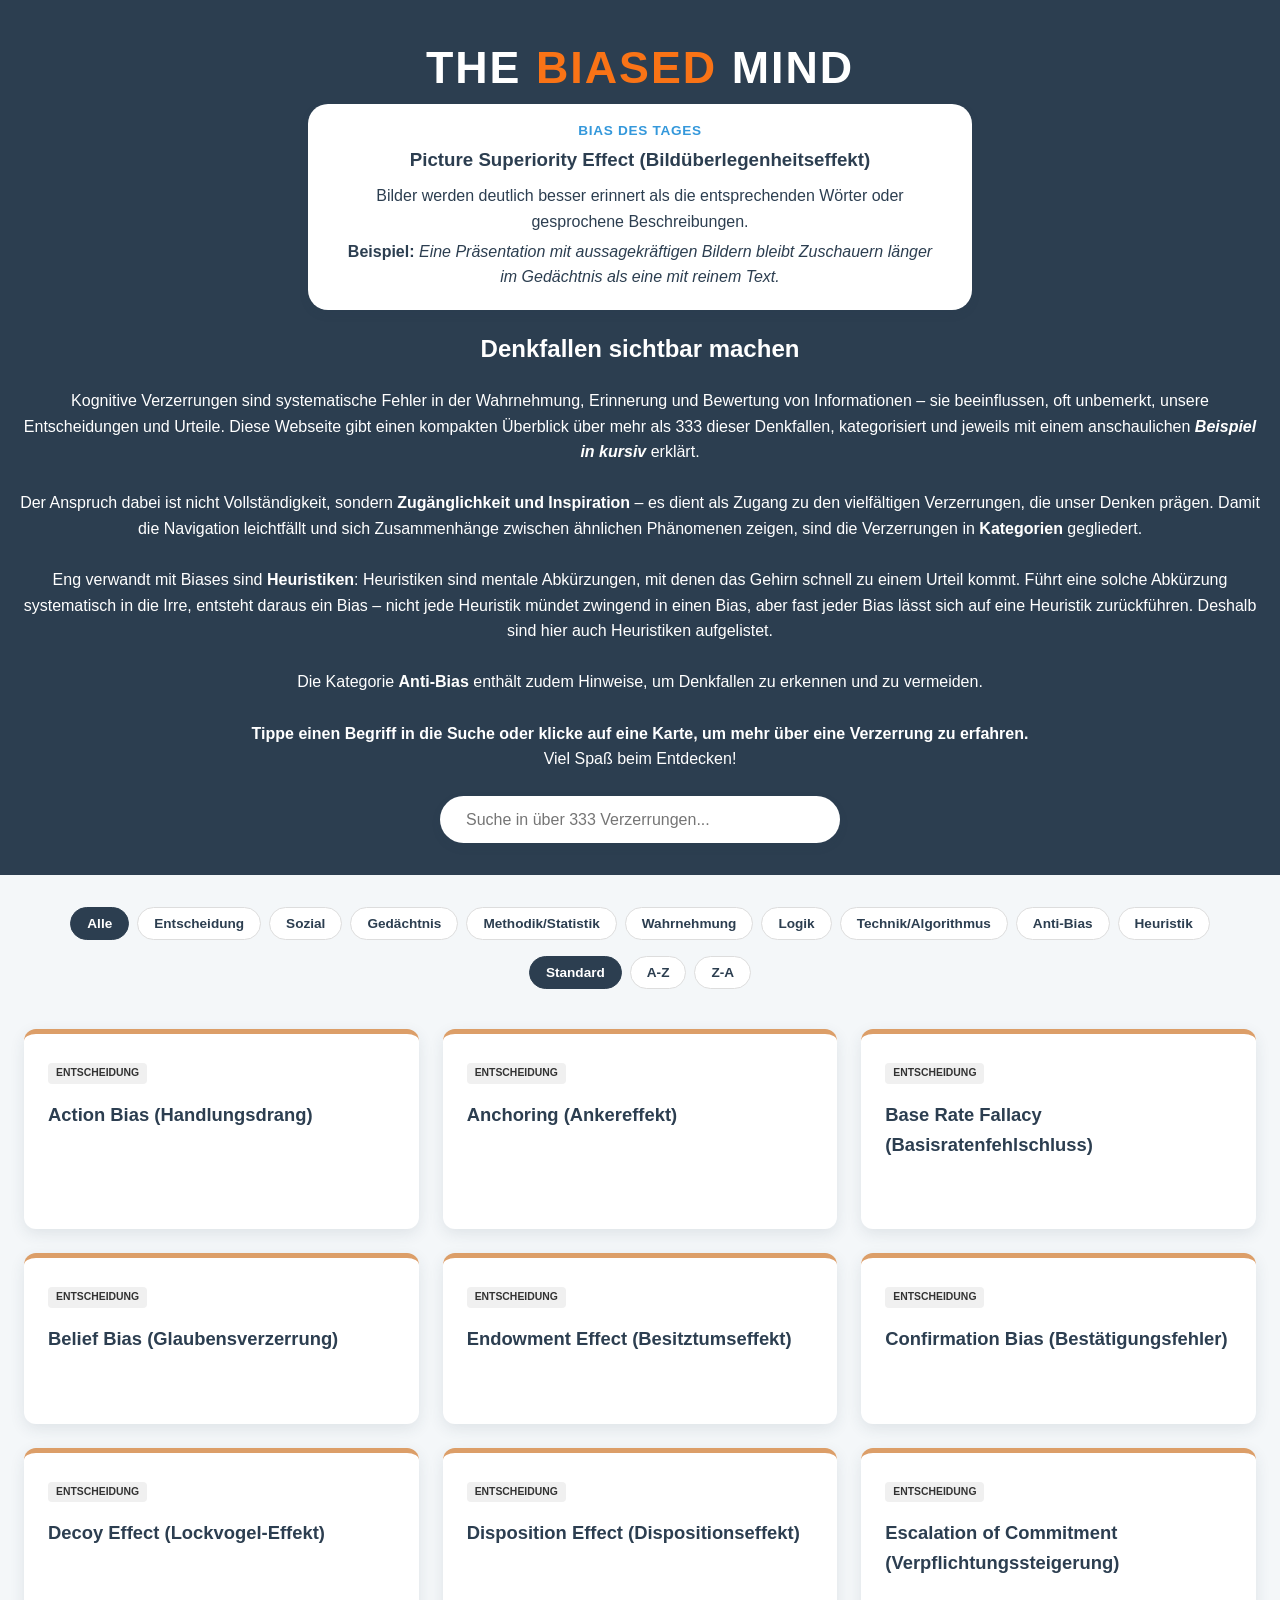
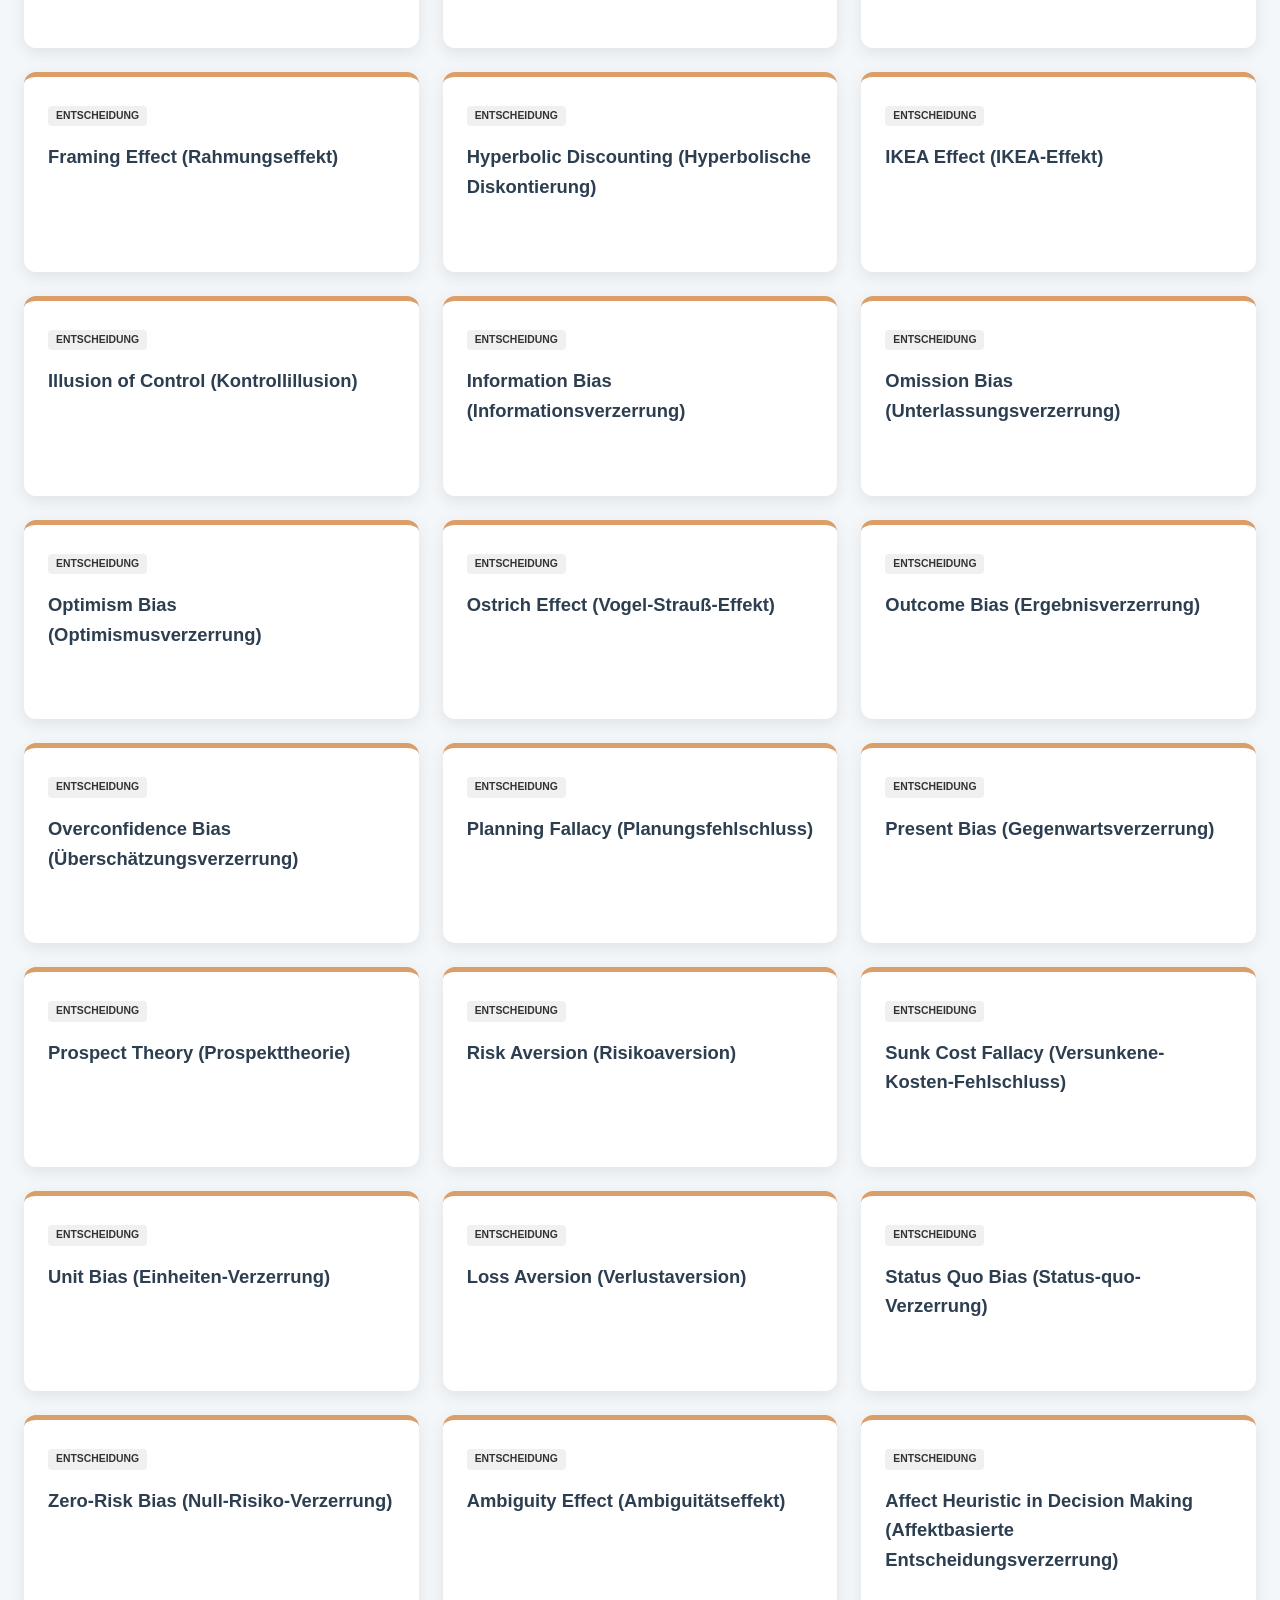
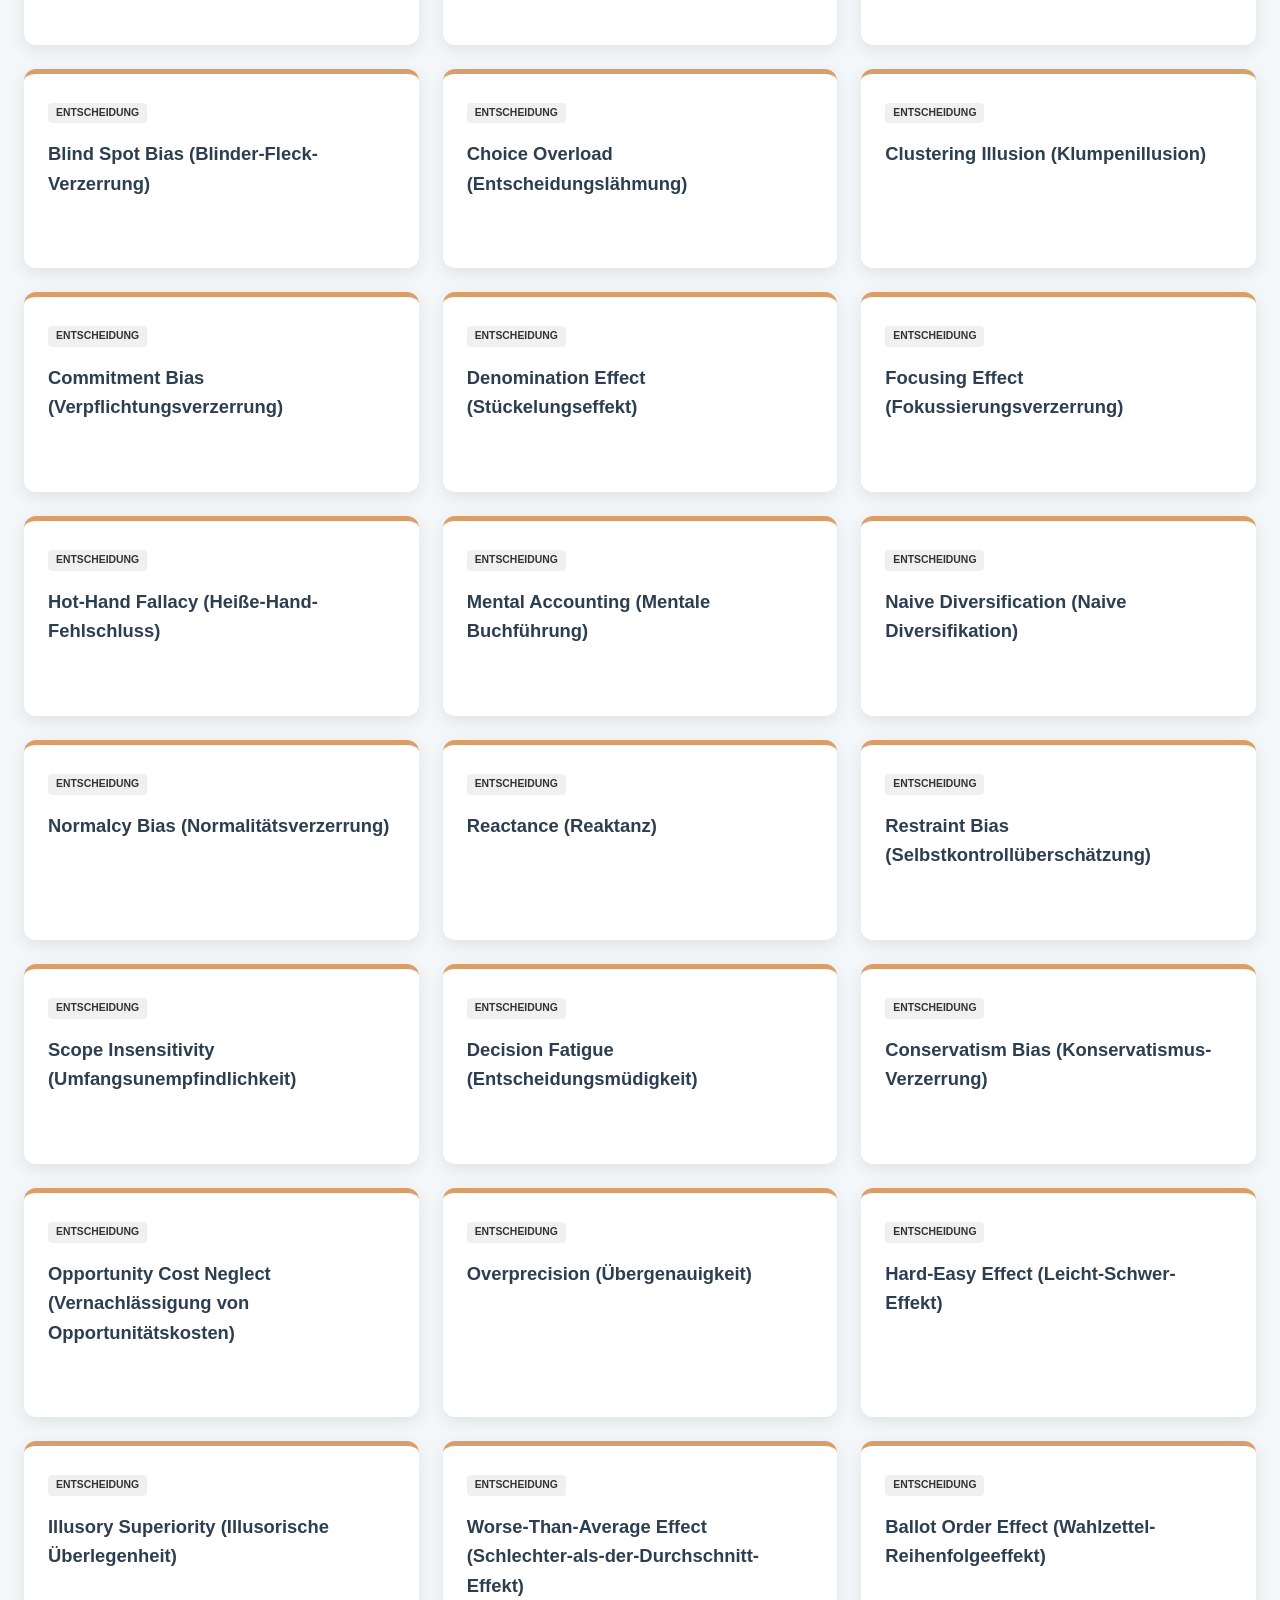
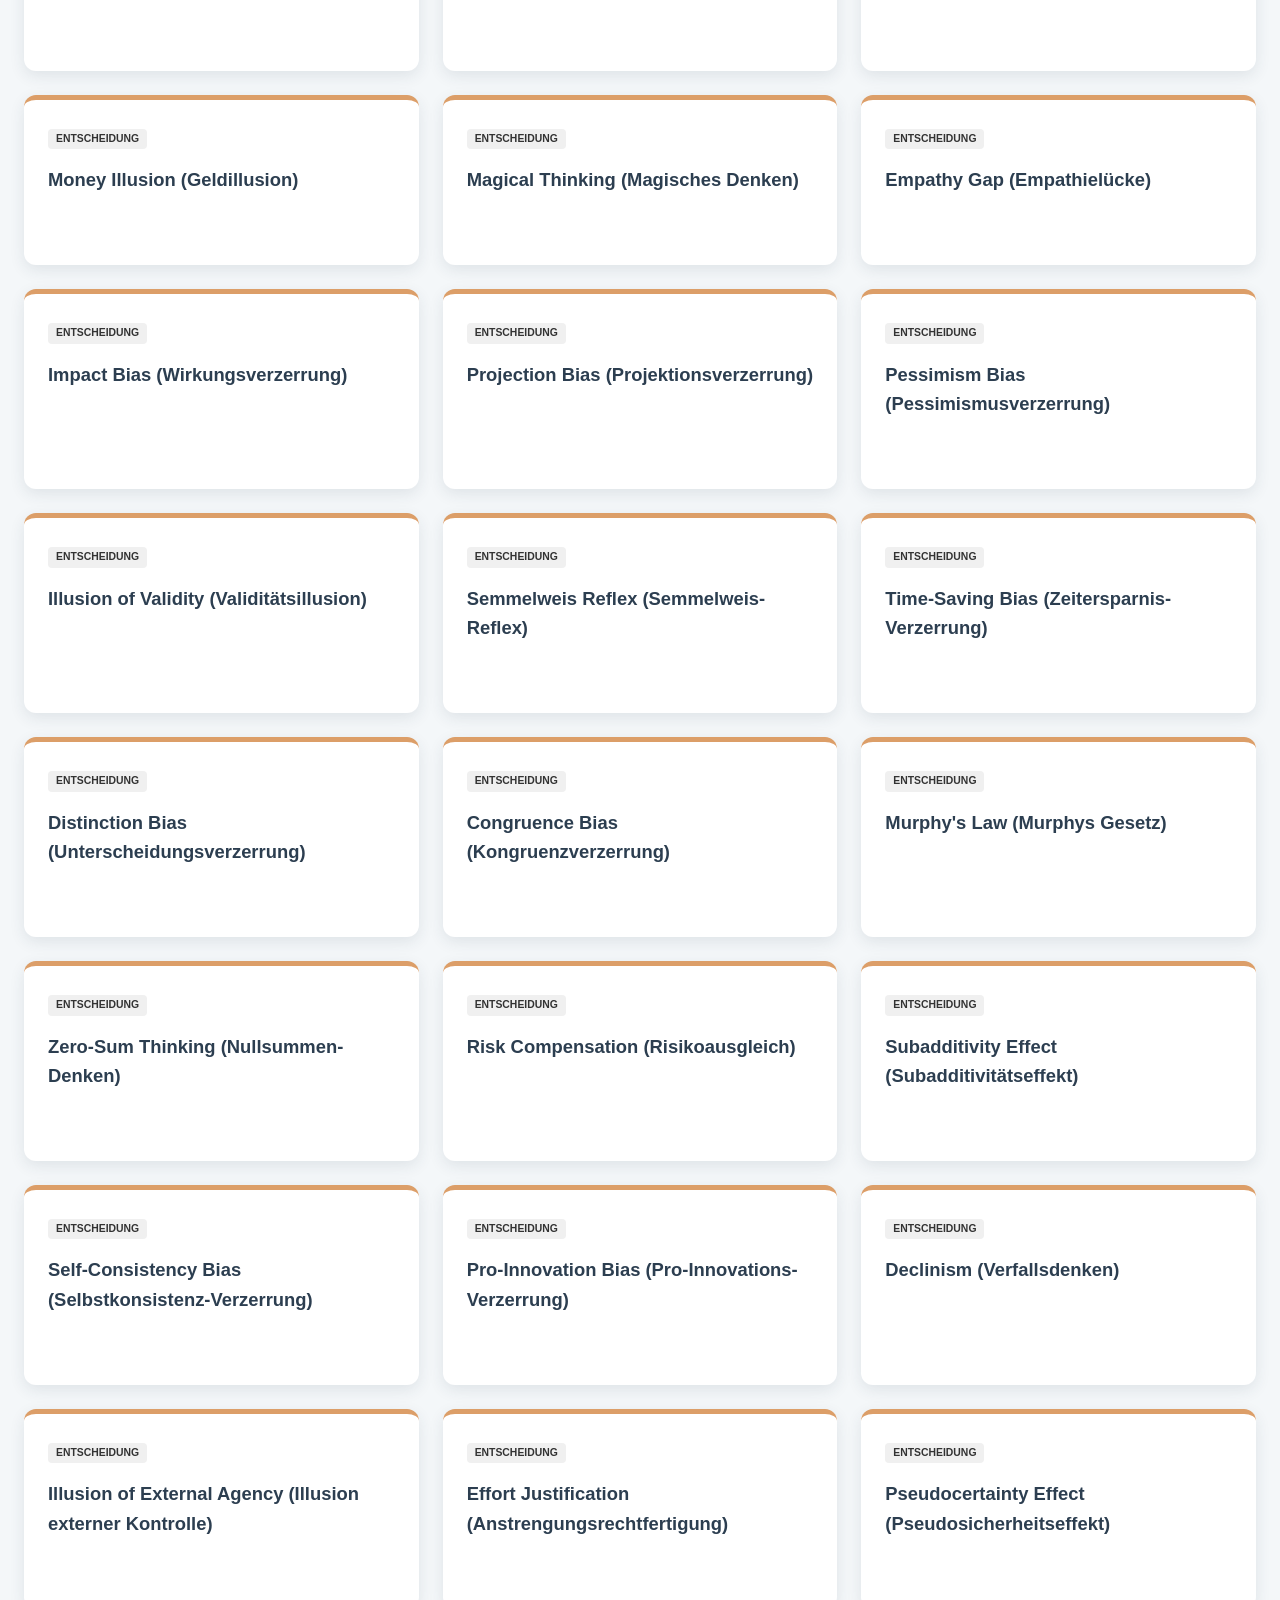
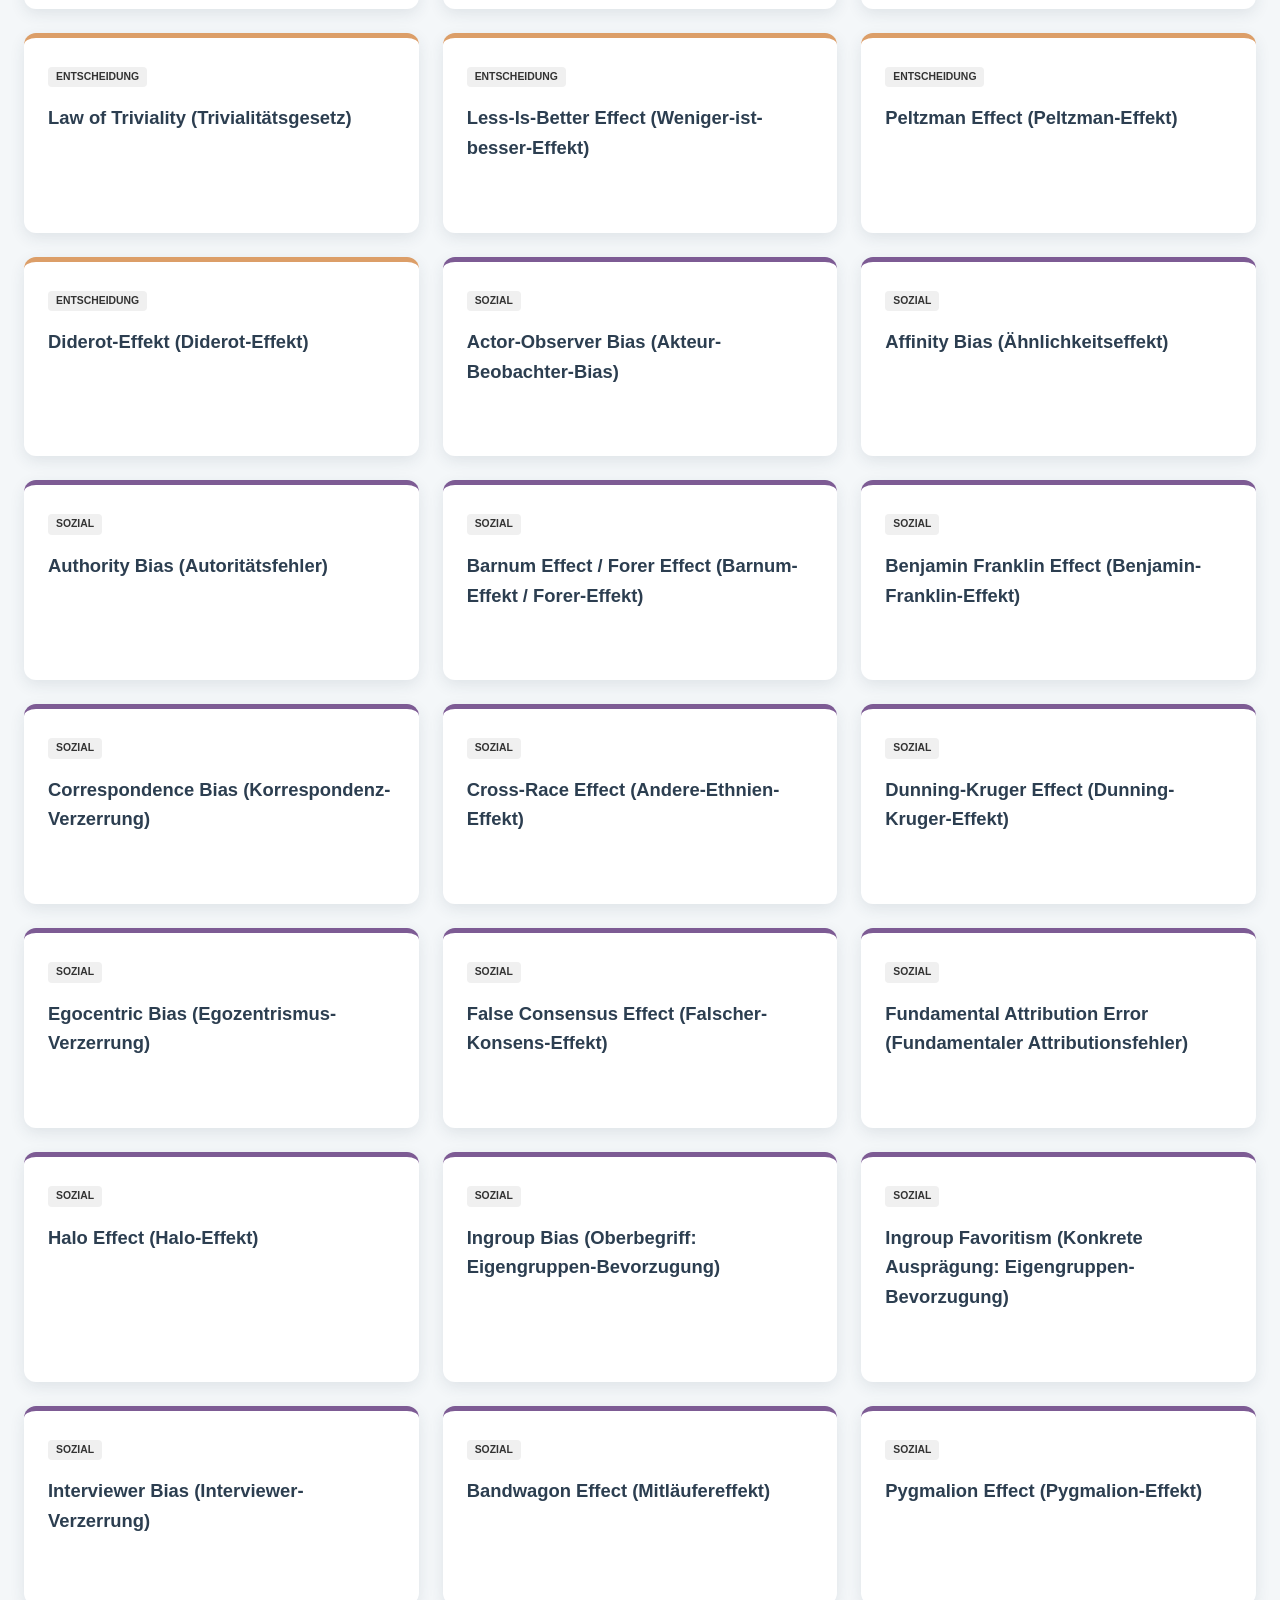
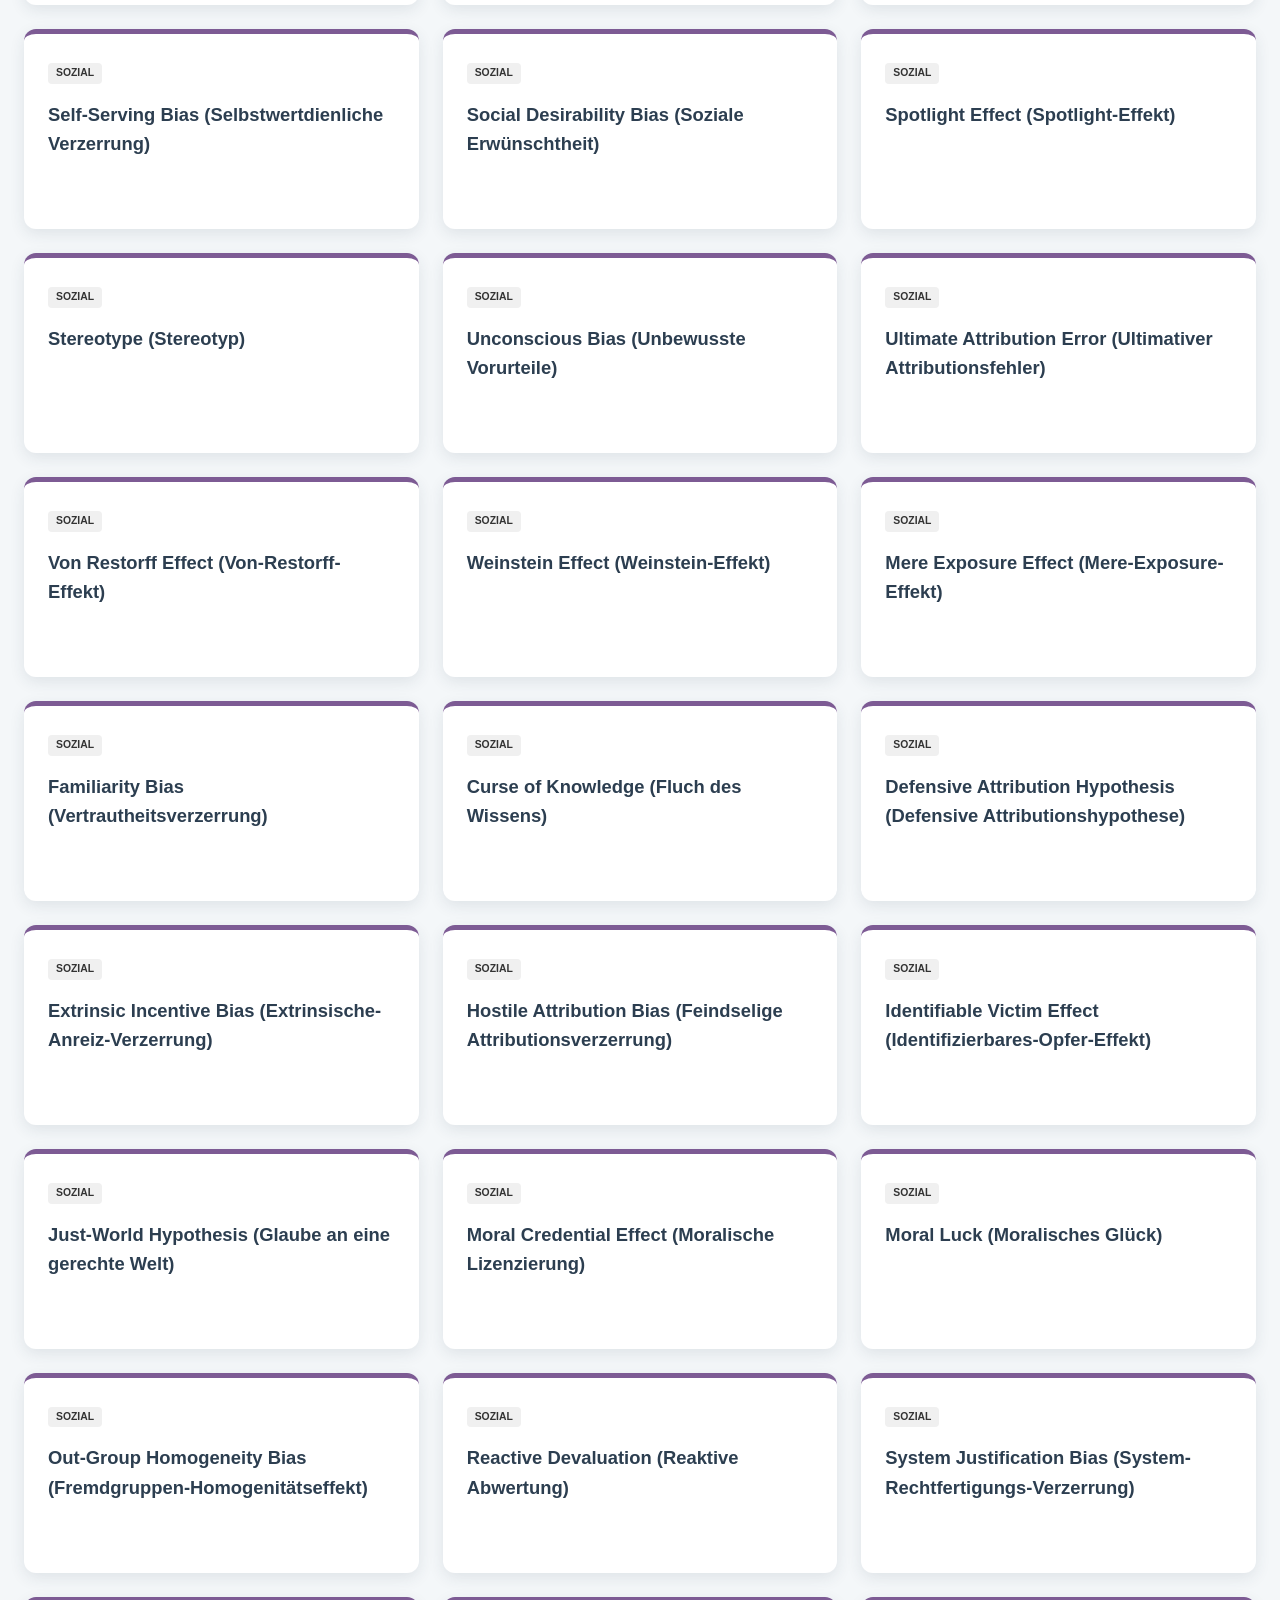
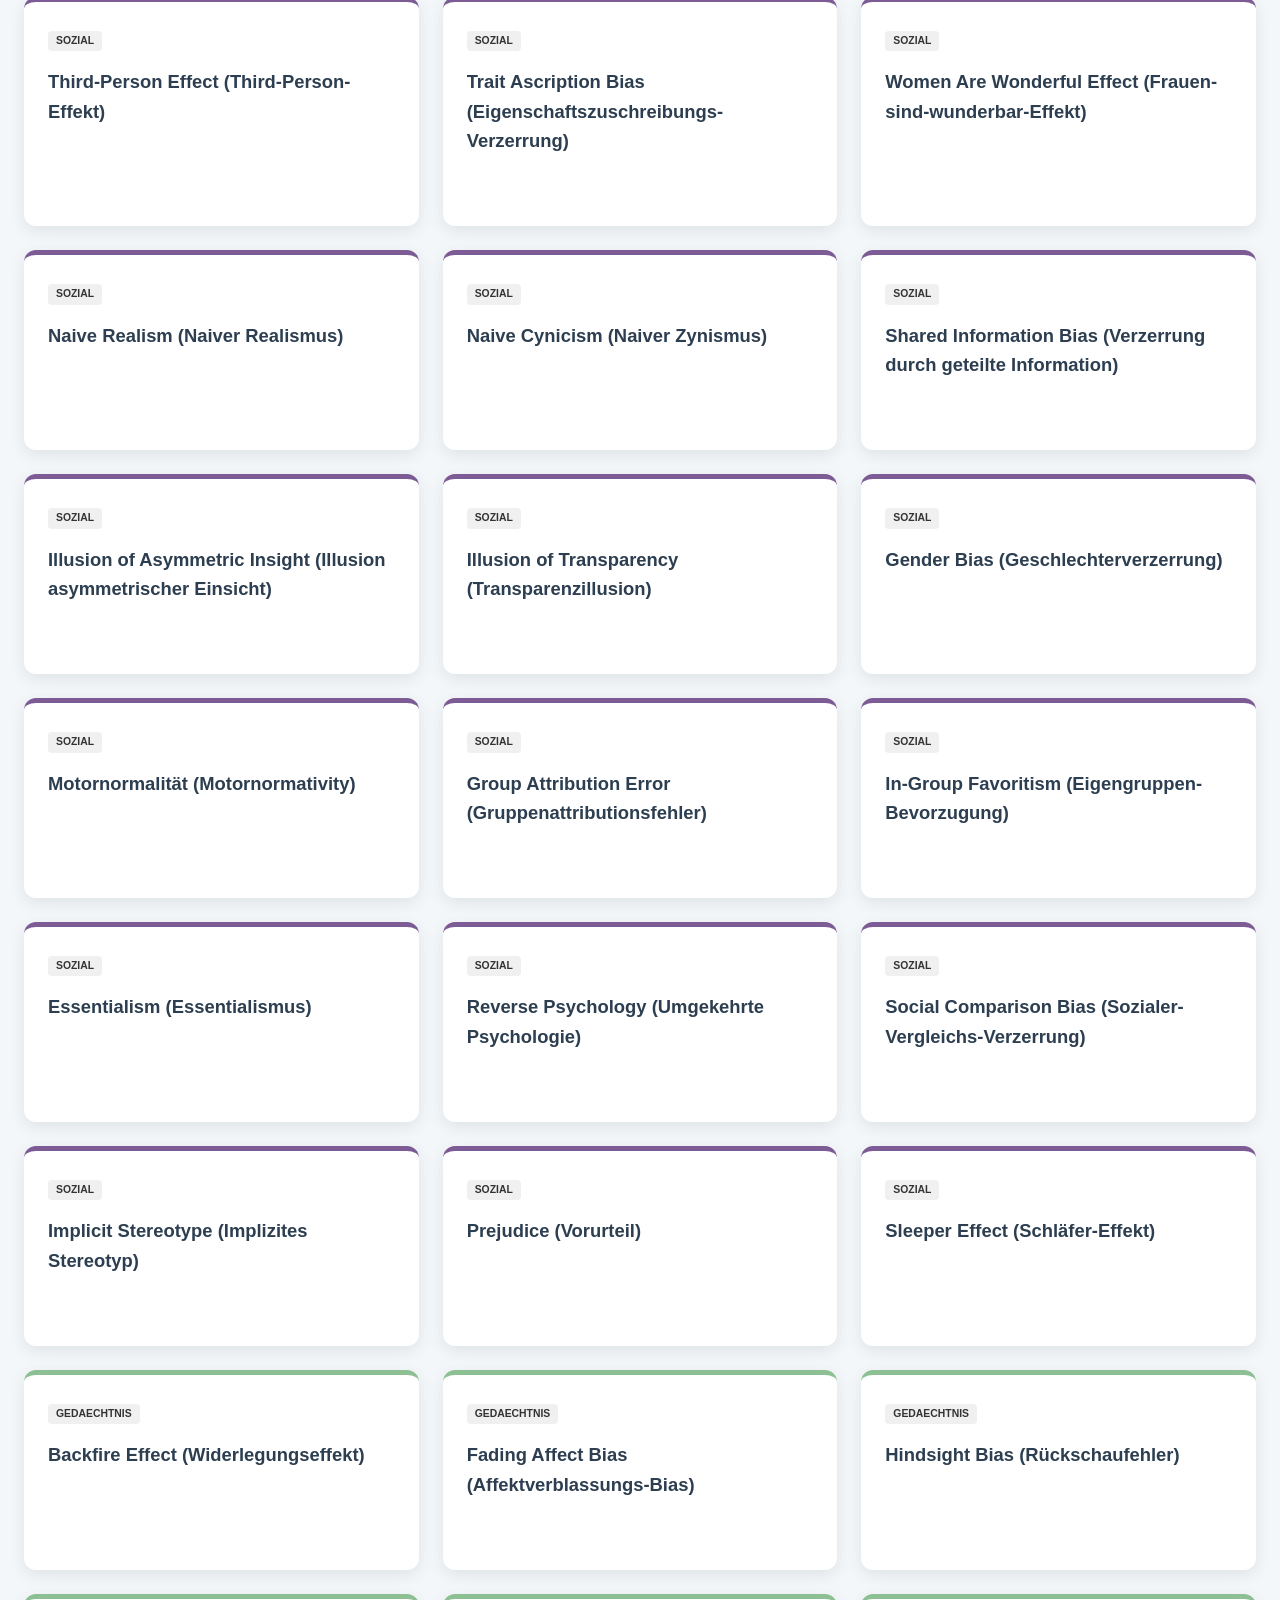
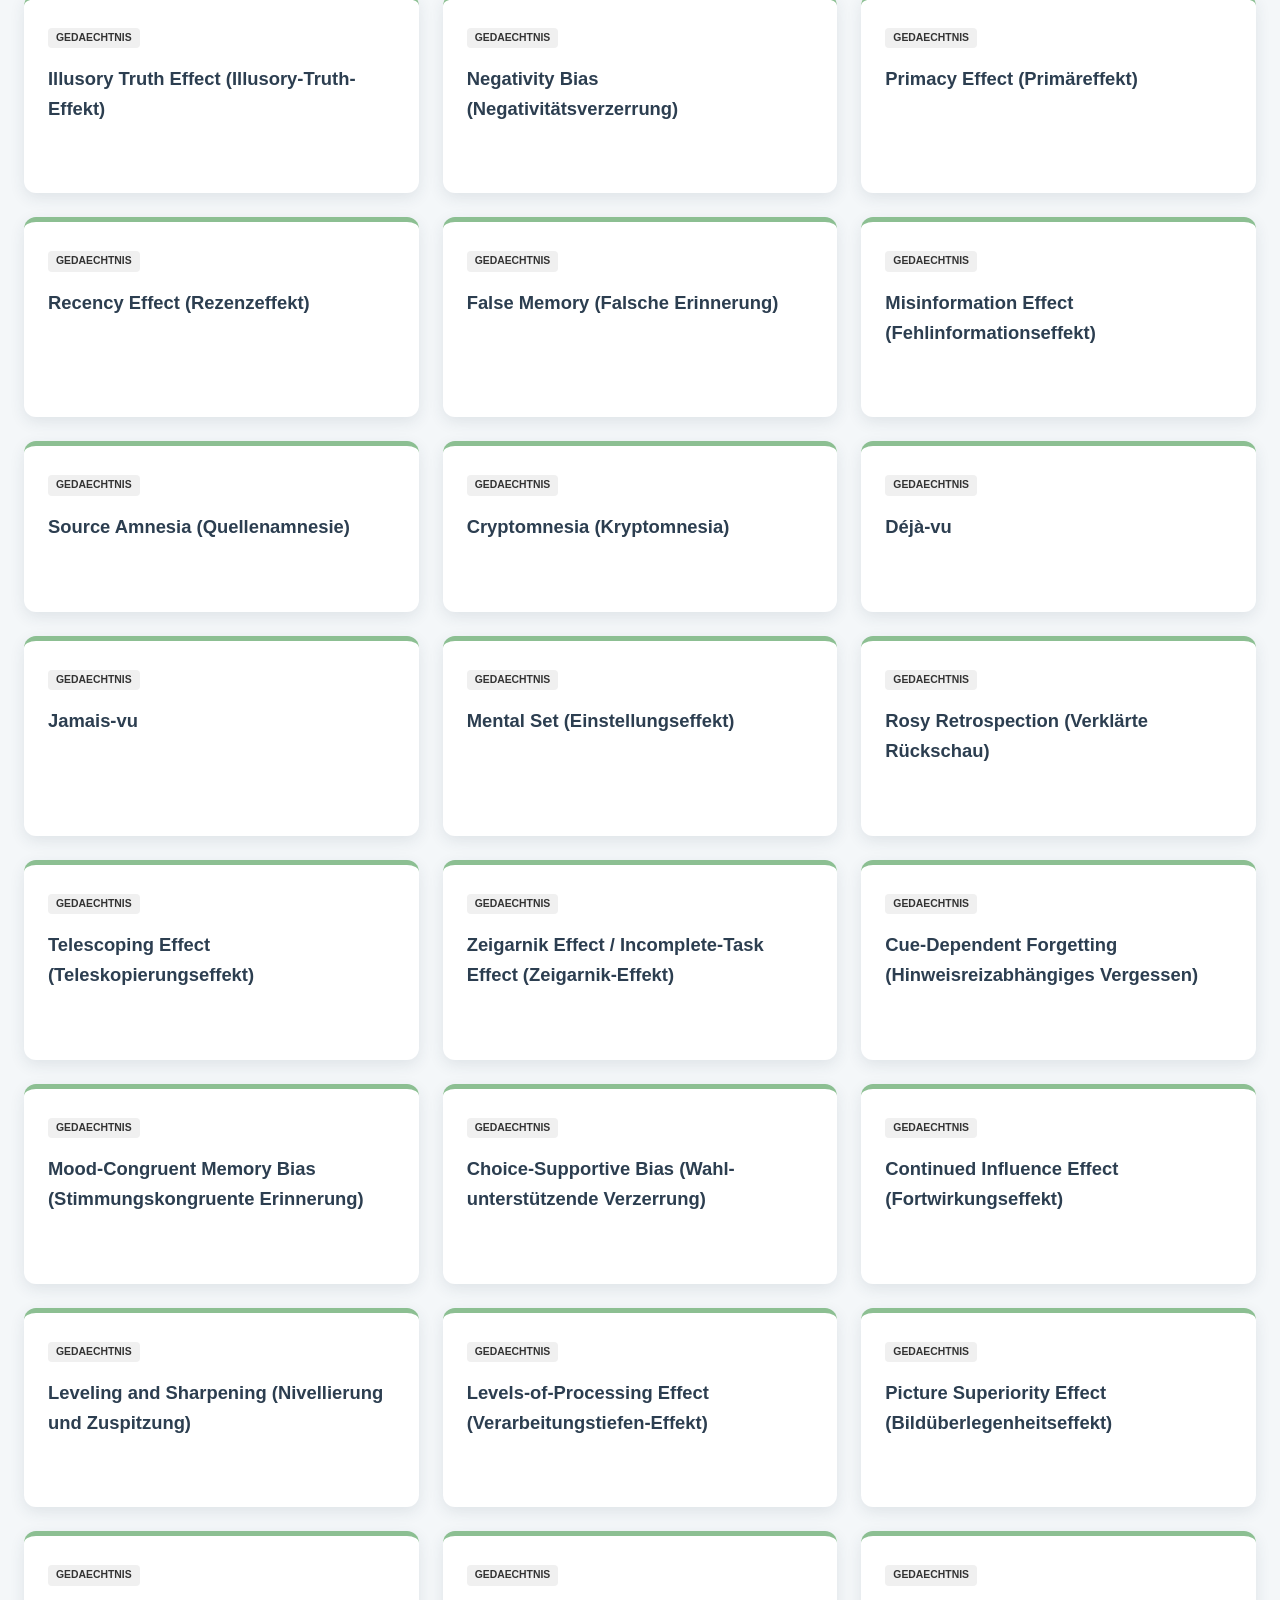
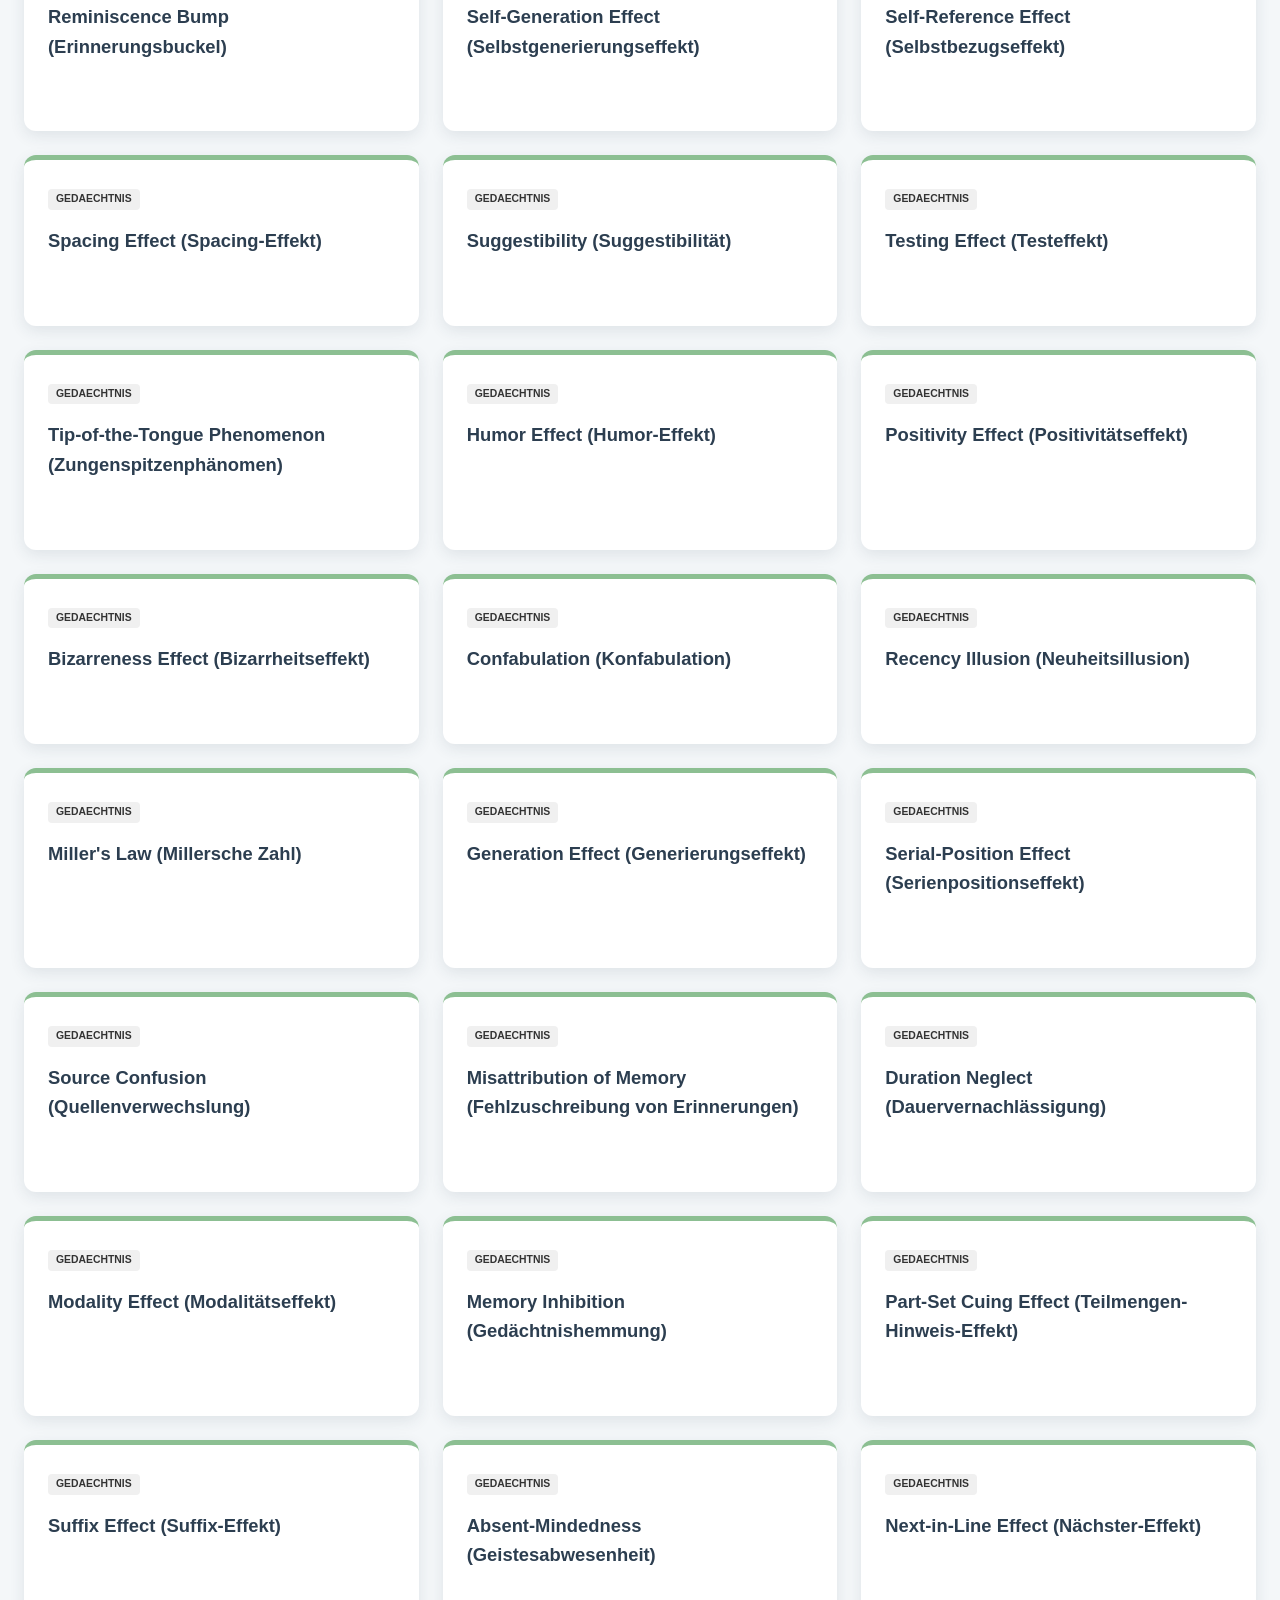
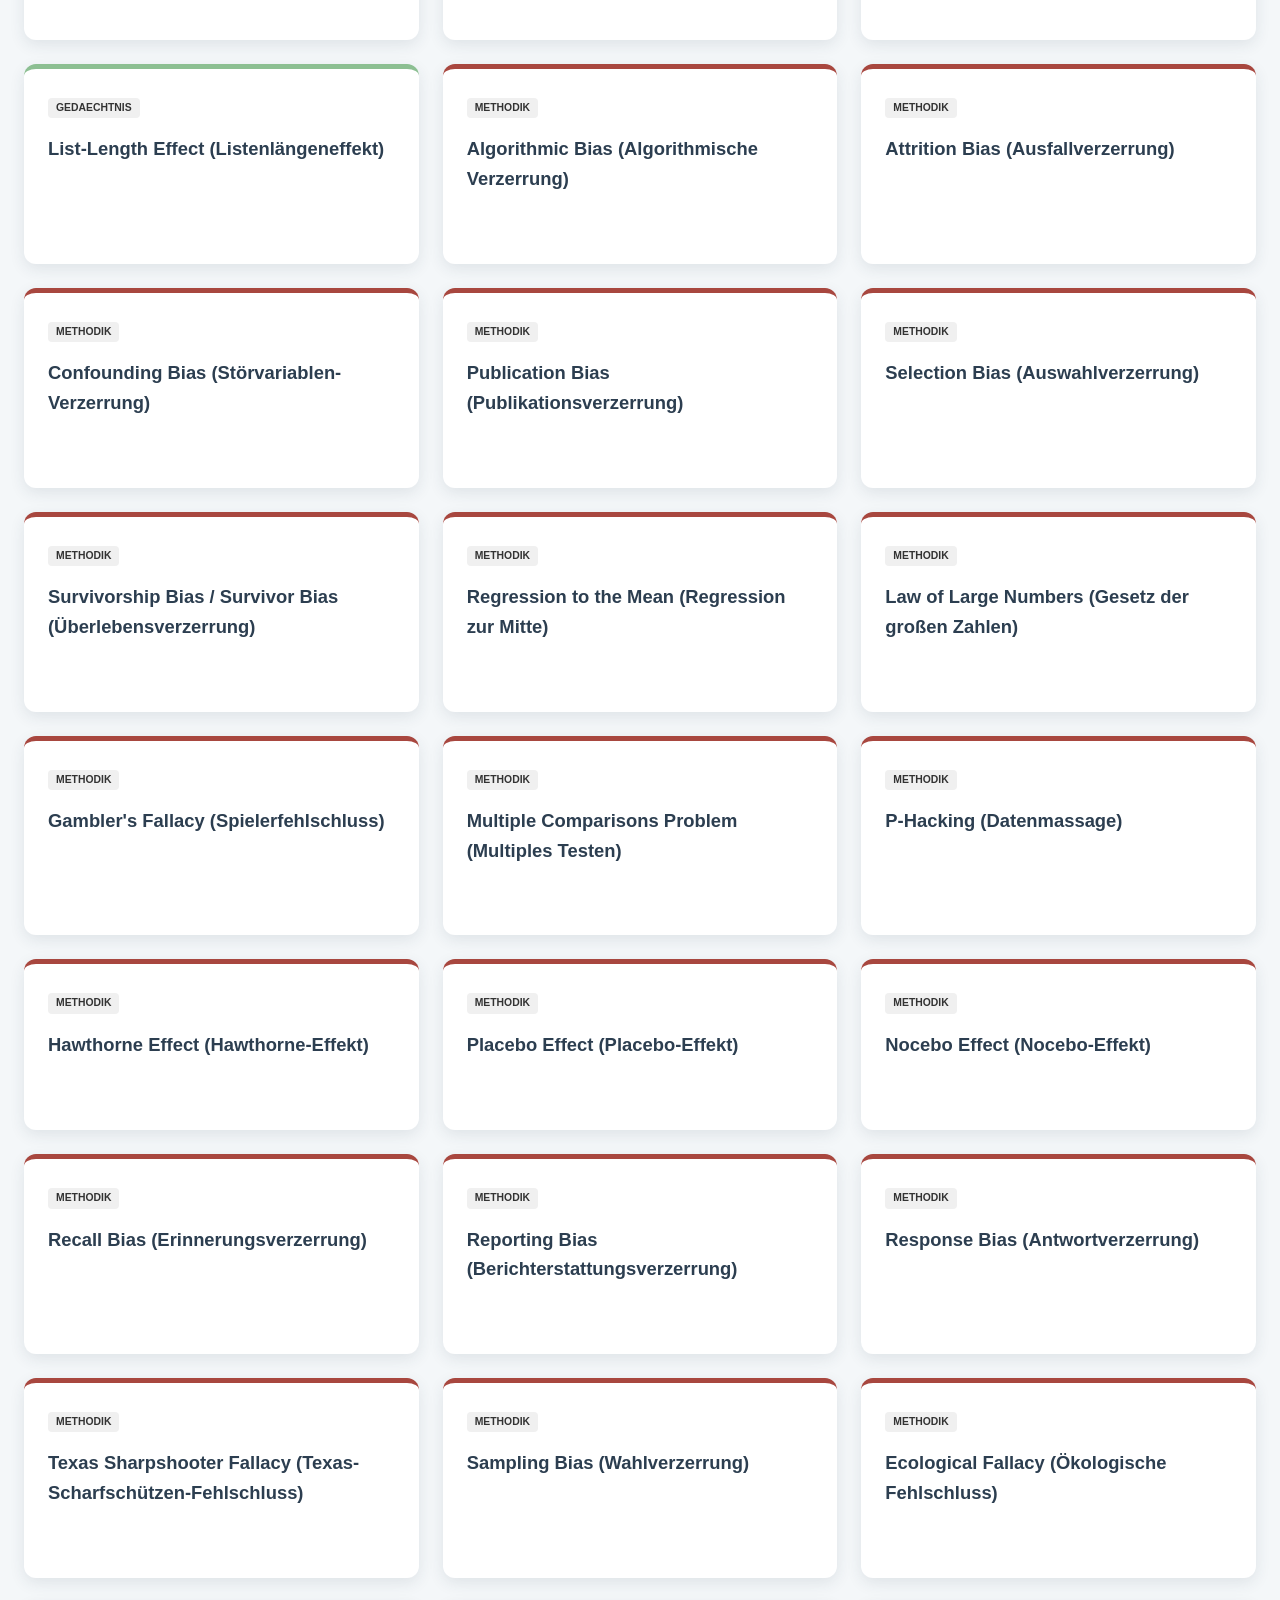
<file: index.html>
<!DOCTYPE html>
<html lang="de">

<head>
    <meta charset="UTF-8">
    <meta http-equiv="Content-Security-Policy" content="default-src 'self'; script-src 'self'; style-src 'self'; img-src 'self' data:; connect-src 'self'; object-src 'none'; base-uri 'self'; form-action 'none'">
    <meta name="referrer" content="strict-origin-when-cross-origin">
    <meta name="viewport" content="width=device-width, initial-scale=1.0">
    <title>The Biased Mind - Kognitive Verzerrungen</title>
    <link rel="stylesheet" href="style.css">
    <link rel="icon" href="favicon.ico" type="image/x-icon">
</head>

<body>

    <header>
    
        <h1 >THE <span>BIASED</span> MIND</h1>


        <!-- Bias des Tages -->
        <section id="bias-of-the-day">
            <p class="bod-label"><strong>Bias des Tages</strong></p>
            <h3 id="bod-name"></h3>
            <p id="bod-desc"></p>
            <p id="bod-example"></p>
        </section>


        <!-- Intro Text und Einleitung -->
        <section class="intro">
            <h2 class="intro-title">Denkfallen sichtbar machen</h2>
            <p class="intro-text">
                Kognitive Verzerrungen sind systematische Fehler in der Wahrnehmung, Erinnerung und Bewertung von
                Informationen – sie beeinflussen, oft unbemerkt, unsere Entscheidungen und Urteile. Diese Webseite gibt
                einen kompakten Überblick über mehr als 333 dieser Denkfallen, kategorisiert und jeweils mit einem
                anschaulichen <strong><em>Beispiel in kursiv</em></strong> erklärt.<br>
                <br>Der Anspruch dabei ist nicht Vollständigkeit, sondern <strong>Zugänglichkeit und Inspiration</strong> –
                es dient als Zugang zu den vielfältigen Verzerrungen, die unser Denken prägen. Damit die Navigation
                leichtfällt und sich Zusammenhänge zwischen ähnlichen Phänomenen zeigen, sind die Verzerrungen in
                <strong>Kategorien</strong> gegliedert.<br>
                <br>Eng verwandt mit Biases sind <strong>Heuristiken</strong>: Heuristiken sind mentale Abkürzungen, mit denen das Gehirn
                schnell zu einem Urteil kommt. Führt eine solche Abkürzung systematisch in die Irre, entsteht daraus ein
                Bias – nicht jede Heuristik mündet zwingend in einen Bias, aber fast jeder Bias lässt sich auf eine Heuristik
                zurückführen. Deshalb sind hier auch Heuristiken aufgelistet.<br>
                <br>Die Kategorie <strong>Anti-Bias</strong> enthält zudem Hinweise, um Denkfallen zu erkennen und zu vermeiden.<br>
                <br><strong>Tippe einen Begriff in die Suche oder klicke auf eine Karte, um mehr über eine Verzerrung zu
                    erfahren.</strong>
                

                <br>Viel Spaß beim Entdecken!
            </p>
        </section>
        <div class="search-container">
             <label for="searchInput" class="visually-hidden">Verzerrungen durchsuchen</label>
            <input type="search" id="searchInput" placeholder="Suche in über 333 Verzerrungen...">
        </div>


    </header>
    <!-- Filter- und Sortieroptionen -->
    <div class="controls-container">
        <div class="filter-controls" id="filter-container">
            <button class="filter-btn active" data-filter="all">Alle</button>
            <button class="filter-btn" data-filter="entscheidung">Entscheidung</button>
            <button class="filter-btn" data-filter="sozial">Sozial</button>
            <button class="filter-btn" data-filter="gedaechtnis">Gedächtnis</button>
            <button class="filter-btn" data-filter="methodik">Methodik/Statistik</button>
            <button class="filter-btn" data-filter="wahrnehmung">Wahrnehmung</button>
            <button class="filter-btn" data-filter="logik">Logik</button>
            <button class="filter-btn" data-filter="technik">Technik/Algorithmus</button>
            <button class="filter-btn" data-filter="anti-bias">Anti-Bias</button>
            <button class="filter-btn" data-filter="heuristik">Heuristik</button>
        </div>
        <div class="sort-controls" id="sort-container">
            <button class="sort-btn active" data-sort="default">Standard</button>
            <button class="sort-btn" data-sort="asc">A-Z</button>
            <button class="sort-btn" data-sort="desc">Z-A</button>
        </div>
    </div>

    <main>
        <div class="bias-grid" id="bias-grid">
            <!-- Inhalte werden via script.js generiert -->
        </div>
    </main>

    <footer>
        <p>&copy; 2026 The Biased Mind</p><br>
        <a href="impressum.html">Impressum</a> · <a href="datenschutz.html">Datenschutz</a>
    </footer>

    <script src="script.js"></script>
</body>

</html>
</file>
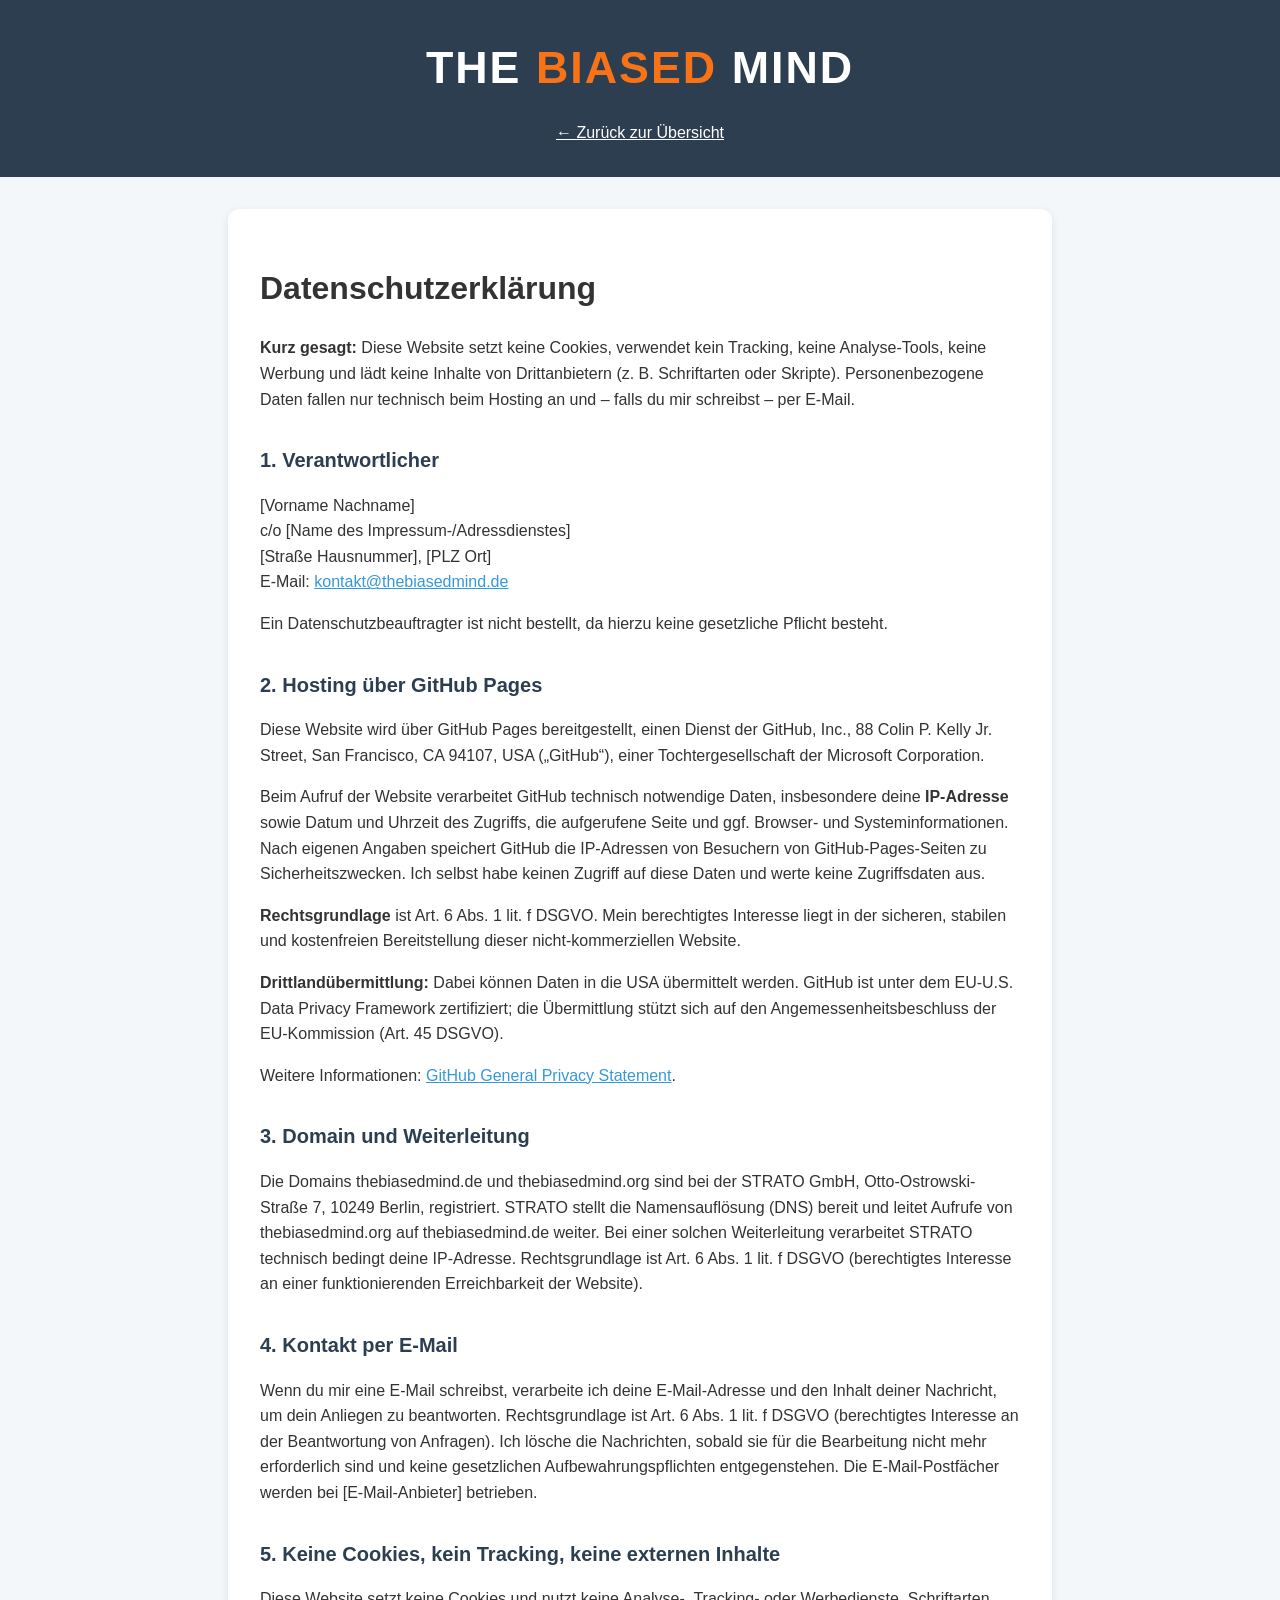
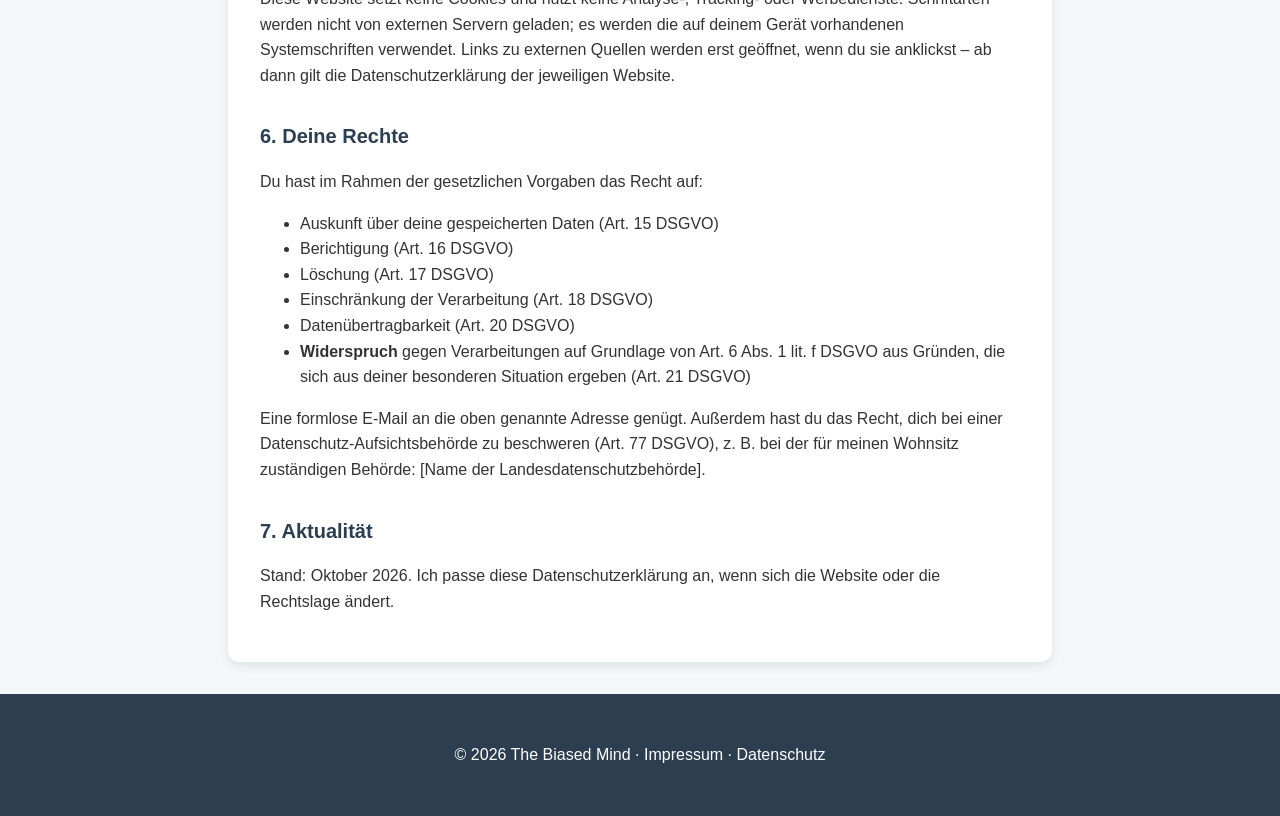
<file: datenschutz.html>
<!DOCTYPE html>
<html lang="de">

<head>
    <meta charset="UTF-8">
    <meta http-equiv="Content-Security-Policy" content="default-src 'self'; script-src 'self'; style-src 'self'; img-src 'self' data:; connect-src 'self'; object-src 'none'; base-uri 'self'; form-action 'none'">
    <meta name="referrer" content="strict-origin-when-cross-origin">
    <meta name="viewport" content="width=device-width, initial-scale=1.0">
    <title>Datenschutzerklärung – The Biased Mind</title>
    <meta name="robots" content="noindex, follow">
    <link rel="stylesheet" href="style.css">
    <link rel="icon" href="favicon.ico" type="image/x-icon">
</head>

<body>

    <header>
        <h1>THE <span>BIASED</span> MIND</h1>
        <a class="back-link" href="index.html">← Zurück zur Übersicht</a>
    </header>

    <main class="legal">
        <h1>Datenschutzerklärung</h1>

        <p><strong>Kurz gesagt:</strong> Diese Website setzt keine Cookies, verwendet kein Tracking, keine
            Analyse-Tools, keine Werbung und lädt keine Inhalte von Drittanbietern (z. B. Schriftarten oder
            Skripte). Personenbezogene Daten fallen nur technisch beim Hosting an und – falls du mir schreibst –
            per E-Mail.</p>

        <h2>1. Verantwortlicher</h2>
        <p>
            [Vorname Nachname]<br>
            c/o [Name des Impressum-/Adressdienstes]<br>
            [Straße Hausnummer], [PLZ Ort]<br>
            E-Mail: <a href="mailto:kontakt@thebiasedmind.de">kontakt@thebiasedmind.de</a>
        </p>
        <p>Ein Datenschutzbeauftragter ist nicht bestellt, da hierzu keine gesetzliche Pflicht besteht.</p>

        <h2>2. Hosting über GitHub Pages</h2>
        <p>Diese Website wird über GitHub Pages bereitgestellt, einen Dienst der GitHub, Inc., 88 Colin P. Kelly Jr.
            Street, San Francisco, CA 94107, USA („GitHub“), einer Tochtergesellschaft der Microsoft Corporation.</p>
        <p>Beim Aufruf der Website verarbeitet GitHub technisch notwendige Daten, insbesondere deine
            <strong>IP-Adresse</strong> sowie Datum und Uhrzeit des Zugriffs, die aufgerufene Seite und ggf.
            Browser- und Systeminformationen. Nach eigenen Angaben speichert GitHub die IP-Adressen von Besuchern
            von GitHub-Pages-Seiten zu Sicherheitszwecken. Ich selbst habe keinen Zugriff auf diese Daten und
            werte keine Zugriffsdaten aus.</p>
        <p><strong>Rechtsgrundlage</strong> ist Art. 6 Abs. 1 lit. f DSGVO. Mein berechtigtes Interesse liegt in
            der sicheren, stabilen und kostenfreien Bereitstellung dieser nicht-kommerziellen Website.</p>
        <p><strong>Drittlandübermittlung:</strong> Dabei können Daten in die USA übermittelt werden. GitHub ist
            unter dem EU-U.S. Data Privacy Framework zertifiziert; die Übermittlung stützt sich auf den
            Angemessenheitsbeschluss der EU-Kommission (Art. 45 DSGVO).</p>
        <p>Weitere Informationen: <a href="https://docs.github.com/de/site-policy/privacy-policies/github-general-privacy-statement"
                target="_blank" rel="noopener noreferrer">GitHub General Privacy Statement</a>.</p>

        <h2>3. Domain und Weiterleitung</h2>
        <p>Die Domains thebiasedmind.de und thebiasedmind.org sind bei der STRATO GmbH, Otto-Ostrowski-Straße 7,
            10249 Berlin, registriert. STRATO stellt die Namensauflösung (DNS) bereit und leitet Aufrufe von
            thebiasedmind.org auf thebiasedmind.de weiter. Bei einer solchen Weiterleitung verarbeitet STRATO
            technisch bedingt deine IP-Adresse. Rechtsgrundlage ist Art. 6 Abs. 1 lit. f DSGVO (berechtigtes
            Interesse an einer funktionierenden Erreichbarkeit der Website).</p>

        <h2>4. Kontakt per E-Mail</h2>
        <p>Wenn du mir eine E-Mail schreibst, verarbeite ich deine E-Mail-Adresse und den Inhalt deiner Nachricht,
            um dein Anliegen zu beantworten. Rechtsgrundlage ist Art. 6 Abs. 1 lit. f DSGVO (berechtigtes
            Interesse an der Beantwortung von Anfragen). Ich lösche die Nachrichten, sobald sie für die
            Bearbeitung nicht mehr erforderlich sind und keine gesetzlichen Aufbewahrungspflichten
            entgegenstehen. Die E-Mail-Postfächer werden bei [E-Mail-Anbieter] betrieben.</p>

        <h2>5. Keine Cookies, kein Tracking, keine externen Inhalte</h2>
        <p>Diese Website setzt keine Cookies und nutzt keine Analyse-, Tracking- oder Werbedienste. Schriftarten
            werden nicht von externen Servern geladen; es werden die auf deinem Gerät vorhandenen Systemschriften
            verwendet. Links zu externen Quellen werden erst geöffnet, wenn du sie anklickst – ab dann gilt die
            Datenschutzerklärung der jeweiligen Website.</p>

        <!--
        Erst einfügen, wenn z. B. eine Merkliste oder Theme-Einstellung per localStorage umgesetzt ist:

        <h2>6. Lokale Speicherung im Browser</h2>
        <p>Für [Merkliste / Dark-Mode-Einstellung] speichert diese Website Daten ausschließlich lokal in deinem
            Browser (localStorage). Diese Daten werden nicht an mich oder Dritte übertragen. Du kannst sie
            jederzeit über die Einstellungen deines Browsers löschen. Rechtsgrundlage ist § 25 Abs. 2 Nr. 2 TDDDG,
            da die Speicherung für die von dir ausdrücklich gewünschte Funktion unbedingt erforderlich ist.</p>
        -->

        <h2>6. Deine Rechte</h2>
        <p>Du hast im Rahmen der gesetzlichen Vorgaben das Recht auf:</p>
        <ul>
            <li>Auskunft über deine gespeicherten Daten (Art. 15 DSGVO)</li>
            <li>Berichtigung (Art. 16 DSGVO)</li>
            <li>Löschung (Art. 17 DSGVO)</li>
            <li>Einschränkung der Verarbeitung (Art. 18 DSGVO)</li>
            <li>Datenübertragbarkeit (Art. 20 DSGVO)</li>
            <li><strong>Widerspruch</strong> gegen Verarbeitungen auf Grundlage von Art. 6 Abs. 1 lit. f DSGVO
                aus Gründen, die sich aus deiner besonderen Situation ergeben (Art. 21 DSGVO)</li>
        </ul>
        <p>Eine formlose E-Mail an die oben genannte Adresse genügt. Außerdem hast du das Recht, dich bei einer
            Datenschutz-Aufsichtsbehörde zu beschweren (Art. 77 DSGVO), z. B. bei der für meinen Wohnsitz
            zuständigen Behörde: [Name der Landesdatenschutzbehörde].</p>

        <h2>7. Aktualität</h2>
        <p>Stand: Oktober 2026. Ich passe diese Datenschutzerklärung an, wenn sich die Website oder die Rechtslage
            ändert.</p>
    </main>

    <footer>
        <p>&copy; 2026 The Biased Mind · <a href="impressum.html">Impressum</a> ·
            <a href="datenschutz.html">Datenschutz</a></p>
    </footer>

</body>

</html>
</file>
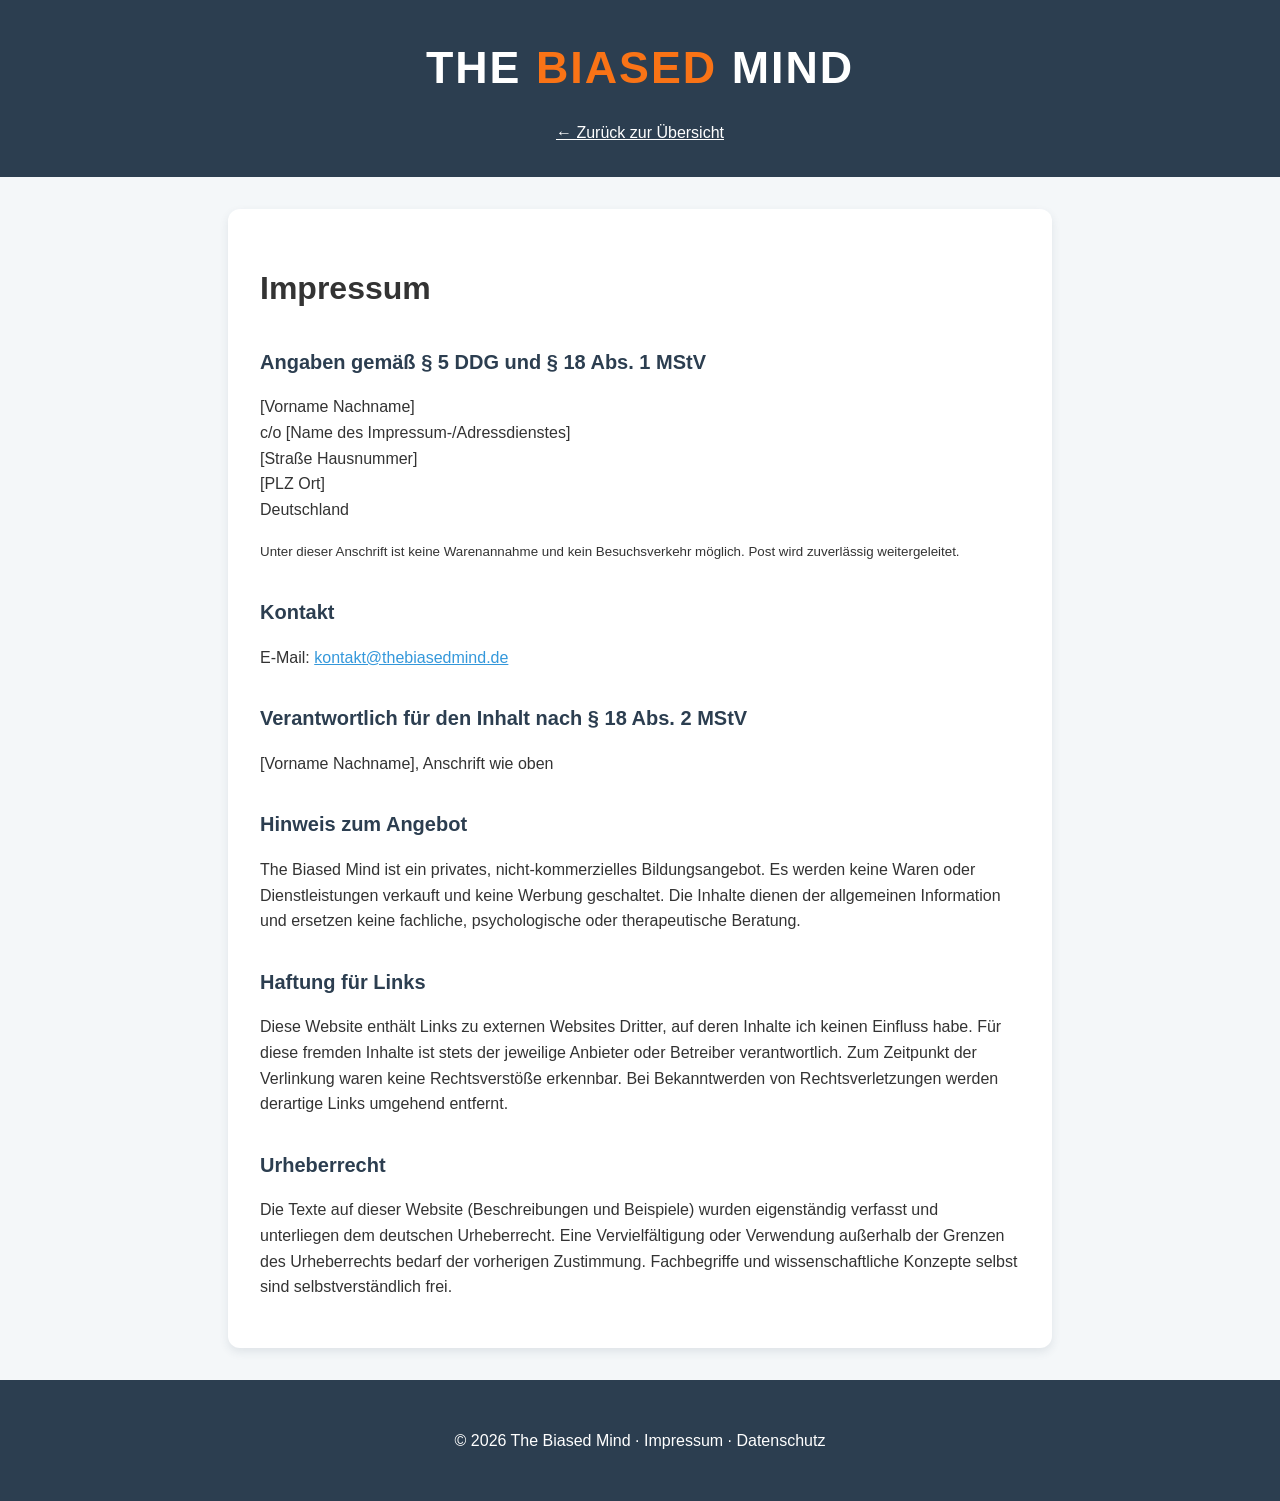
<file: impressum.html>
<!DOCTYPE html>
<html lang="de">

<head>
    <meta charset="UTF-8">
    <meta http-equiv="Content-Security-Policy" content="default-src 'self'; script-src 'self'; style-src 'self'; img-src 'self' data:; connect-src 'self'; object-src 'none'; base-uri 'self'; form-action 'none'">
    <meta name="referrer" content="strict-origin-when-cross-origin">
    <meta name="viewport" content="width=device-width, initial-scale=1.0">
    <title>Impressum – The Biased Mind</title>
    <meta name="robots" content="noindex, follow">
    <link rel="stylesheet" href="style.css">
    <link rel="icon" href="favicon.ico" type="image/x-icon">
</head>

<body>

    <header>
        <h1>THE <span>BIASED</span> MIND</h1>
        <a class="back-link" href="index.html">← Zurück zur Übersicht</a>
    </header>

    <main class="legal">
        <h1>Impressum</h1>

        <h2>Angaben gemäß § 5 DDG und § 18 Abs. 1 MStV</h2>
        <p>
            [Vorname Nachname]<br>
            c/o [Name des Impressum-/Adressdienstes]<br>
            [Straße Hausnummer]<br>
            [PLZ Ort]<br>
            Deutschland
        </p>
        <p><small>Unter dieser Anschrift ist keine Warenannahme und kein Besuchsverkehr möglich.
            Post wird zuverlässig weitergeleitet.</small></p>

        <h2>Kontakt</h2>
        <p>E-Mail: <a href="mailto:kontakt@thebiasedmind.de">kontakt@thebiasedmind.de</a></p>

        <h2>Verantwortlich für den Inhalt nach § 18 Abs. 2 MStV</h2>
        <p>[Vorname Nachname], Anschrift wie oben</p>

        <h2>Hinweis zum Angebot</h2>
        <p>The Biased Mind ist ein privates, nicht-kommerzielles Bildungsangebot. Es werden keine Waren oder
            Dienstleistungen verkauft und keine Werbung geschaltet. Die Inhalte dienen der allgemeinen Information
            und ersetzen keine fachliche, psychologische oder therapeutische Beratung.</p>

        <h2>Haftung für Links</h2>
        <p>Diese Website enthält Links zu externen Websites Dritter, auf deren Inhalte ich keinen Einfluss habe.
            Für diese fremden Inhalte ist stets der jeweilige Anbieter oder Betreiber verantwortlich. Zum Zeitpunkt
            der Verlinkung waren keine Rechtsverstöße erkennbar. Bei Bekanntwerden von Rechtsverletzungen werden
            derartige Links umgehend entfernt.</p>

        <h2>Urheberrecht</h2>
        <p>Die Texte auf dieser Website (Beschreibungen und Beispiele) wurden eigenständig verfasst und unterliegen
            dem deutschen Urheberrecht. Eine Vervielfältigung oder Verwendung außerhalb der Grenzen des
            Urheberrechts bedarf der vorherigen Zustimmung. Fachbegriffe und wissenschaftliche Konzepte selbst sind
            selbstverständlich frei.</p>
    </main>

    <footer>
        <p>&copy; 2026 The Biased Mind · <a href="impressum.html">Impressum</a> ·
            <a href="datenschutz.html">Datenschutz</a></p>
    </footer>

</body>

</html>
</file>
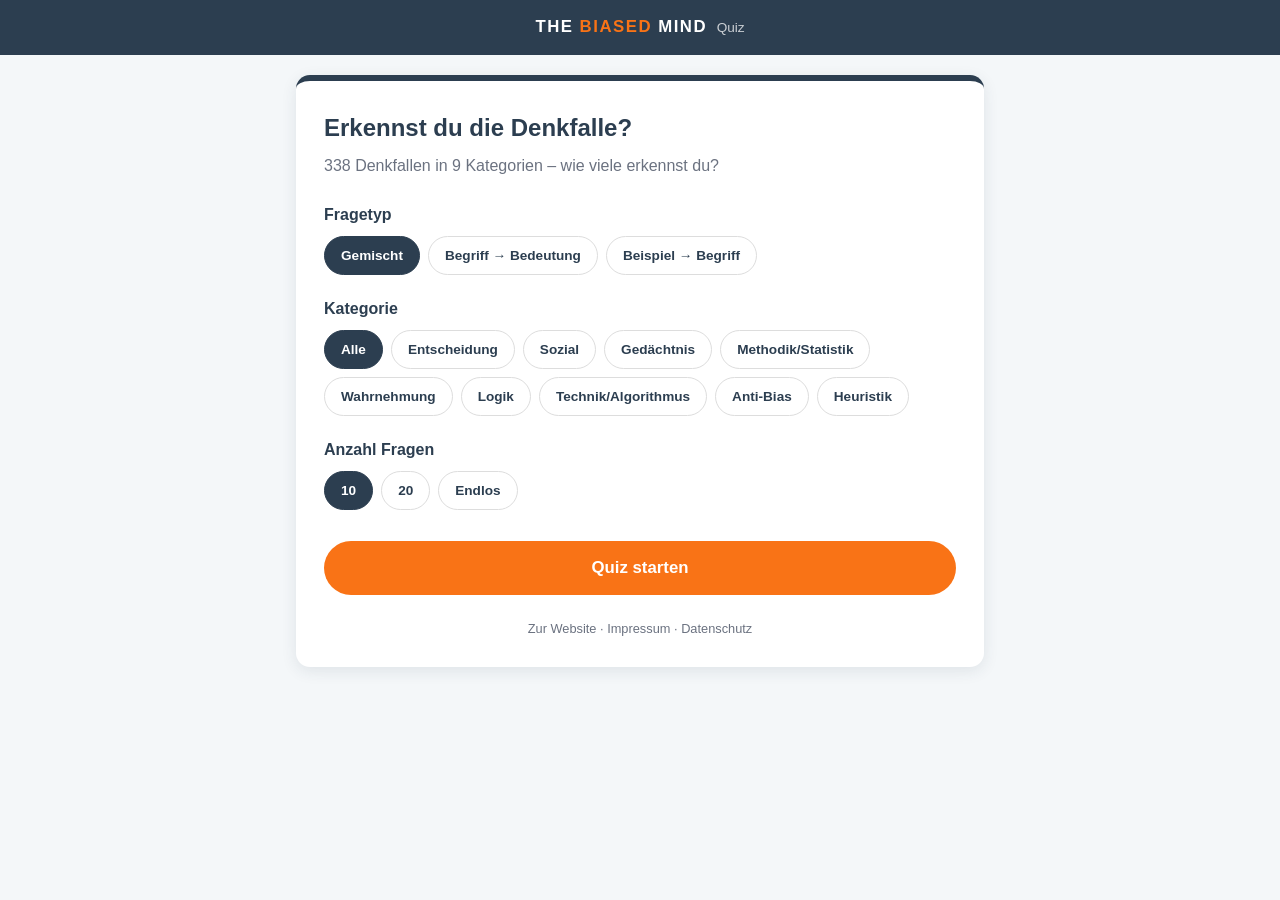
<file: Quiz/quiz.html>
<!DOCTYPE html>
<html lang="de">

<head>
    <meta charset="UTF-8">
    <meta name="viewport" content="width=device-width, initial-scale=1.0, viewport-fit=cover">
    <title>Bias-Quiz – The Biased Mind</title>
    <meta name="description" content="Teste dein Wissen über kognitive Verzerrungen, Denkfehler und Heuristiken.">

    <!-- PWA -->
    <link rel="manifest" href="manifest.webmanifest">
    <meta name="theme-color" content="#2c3e50">
    <link rel="icon" href="icons/icon-192.png" type="image/png">
    <link rel="apple-touch-icon" href="icons/apple-touch-icon.png">
    <meta name="apple-mobile-web-app-capable" content="yes">
    <meta name="apple-mobile-web-app-status-bar-style" content="black-translucent">
    <meta name="apple-mobile-web-app-title" content="Bias-Quiz">

    <link rel="stylesheet" href="quiz.css">
</head>

<body>

    <header class="app-bar">
        <span class="app-title">THE <span>BIASED</span> MIND</span>
        <span class="app-sub">Quiz</span>
    </header>

    <main class="app-main">

        <!-- 1. Startbildschirm -->
        <section id="quiz-start" class="panel">
            <h1>Erkennst du die Denkfalle?</h1>
            <p class="lead" id="pool-info">Teste dein Wissen über kognitive Verzerrungen.</p>

            <div class="setting">
                <span class="setting-label">Fragetyp</span>
                <div class="option-group" data-setting="mode">
                    <button class="chip active" data-value="mixed">Gemischt</button>
                    <button class="chip" data-value="term">Begriff → Bedeutung</button>
                    <button class="chip" data-value="scenario">Beispiel → Begriff</button>
                </div>
            </div>

            <div class="setting">
                <span class="setting-label">Kategorie</span>
                <div class="option-group" data-setting="cat">
                    <button class="chip active" data-value="all">Alle</button>
                    <button class="chip" data-value="entscheidung">Entscheidung</button>
                    <button class="chip" data-value="sozial">Sozial</button>
                    <button class="chip" data-value="gedaechtnis">Gedächtnis</button>
                    <button class="chip" data-value="methodik">Methodik/Statistik</button>
                    <button class="chip" data-value="wahrnehmung">Wahrnehmung</button>
                    <button class="chip" data-value="logik">Logik</button>
                    <button class="chip" data-value="technik">Technik/Algorithmus</button>
                    <button class="chip" data-value="anti-bias">Anti-Bias</button>
                    <button class="chip" data-value="heuristik">Heuristik</button>
                </div>
            </div>

            <div class="setting">
                <span class="setting-label">Anzahl Fragen</span>
                <div class="option-group" data-setting="length">
                    <button class="chip active" data-value="10">10</button>
                    <button class="chip" data-value="20">20</button>
                    <button class="chip" data-value="0">Endlos</button>
                </div>
            </div>

            <button id="start-btn" class="primary-btn wide">Quiz starten</button>

            <!-- Installations-Hinweis (wird per JS eingeblendet) -->
            <div id="install-box" class="install-box" hidden>
                <p id="install-text">Installiere das Quiz als App – dann ist es mit einem Tipp erreichbar und funktioniert auch offline.</p>
                <button id="install-btn" class="secondary-btn" hidden>App installieren</button>
            </div>

            <nav class="legal">
                <a href="../index.html">Zur Website</a> · <a href="../impressum.html">Impressum</a> · <a href="../datenschutz.html">Datenschutz</a>
            </nav>
        </section>

        <!-- 2. Frage -->
        <section id="quiz-question" class="panel" hidden>
            <div class="progress" aria-hidden="true"><div id="q-bar" class="progress-bar"></div></div>

            <div class="quiz-meta">
                <span id="q-progress"></span>
                <span id="q-category" class="category-tag"></span>
            </div>

            <p id="q-type" class="q-type"></p>
            <h2 id="q-prompt" class="q-prompt"></h2>

            <div id="q-options" class="q-options"></div>

            <div id="q-feedback" class="q-feedback" hidden aria-live="polite"></div>

            <div class="quiz-actions">
                <button id="end-btn" class="secondary-btn">Beenden</button>
                <button id="next-btn" class="primary-btn" hidden>Weiter</button>
            </div>
            <p class="key-hint">Tastatur: 1–4 zum Antworten, Enter für weiter</p>
        </section>

        <!-- 3. Auswertung -->
        <section id="quiz-result" class="panel" hidden>
            <h1>Auswertung</h1>
            <p id="r-summary" class="r-summary"></p>
            <div id="r-review"></div>
            <div class="quiz-actions">
                <button id="home-btn" class="secondary-btn">Einstellungen</button>
                <button id="restart-btn" class="primary-btn">Neue Runde</button>
            </div>
        </section>

        <!-- Fehlerfall: Daten konnten nicht geladen werden -->
        <section id="quiz-error" class="panel" hidden>
            <h1>Daten nicht gefunden</h1>
            <p>Die Bias-Liste (<code>../script.js</code>) konnte nicht geladen werden. Bitte prüfe deine Internetverbindung und lade die Seite neu.</p>
        </section>

    </main>

    <!-- ../script.js liefert das biases-Array (gemeinsame Datenquelle mit der Website) -->
    <script src="../script.js"></script>
    <script src="quiz.js"></script>
</body>

</html>
</file>
<file: style.css>
:root {
    --primary-bg: #f4f7f9;
    --card-bg: #ffffff;
    --text-color: #333;
    --header-color: #2c3e50;
    --accent-color: #3498db;
    --shadow-color: rgba(44, 62, 80, 0.1);
    --font-family: -apple-system, BlinkMacSystemFont, "Segoe UI", Roboto, Helvetica, Arial, sans-serif;

    /* Kategorie-Farben */
    --cat-entscheidung: #dc9e68;
    --cat-sozial: #7d5b94;
    --cat-gedaechtnis: #8cbf92;
    --cat-methodik: #a8473f;
    --cat-wahrnehmung: #2e7d70;
    --cat-logik: #d8c66c;
    --cat-technik: #5257a0;
    --cat-anti-bias: #a7b3b7;
    --cat-heuristik: #adc266;
}

body {
    font-family: var(--font-family);
    margin: 0;
    background-color: var(--primary-bg);
    color: var(--text-color);
    line-height: 1.6;
}

header, footer {
    background-color: var(--header-color);
    color: white;
    text-align: center;
    padding: 2rem 1rem;
}

footer a {
    color: white;
    text-decoration: none;
}

header h1 {
    margin: 0;
    font-size: 2.8rem;
    font-weight: 700;
    letter-spacing: 2px;
    text-transform: uppercase;
}

header h1 span {
    color: #f97316;
}

.search-container {
    margin-top: 1.5rem;
}

#searchInput {
    width: 90%;
    max-width: 400px;
    padding: 0.8rem 1.5rem;
    border-radius: 50px;
    border: 2px solid transparent;
    font-size: 1rem;
    outline: none;
    box-shadow: 0 4px 10px var(--shadow-color);
    transition: all 0.3s ease;
}

#searchInput:focus {
    border-color: var(--accent-color);
}

.controls-container {
    padding: 2rem 1rem 0;
    display: flex;
    flex-direction: column;
    align-items: center;
    gap: 1rem;
    max-width: 1400px;
    margin: 0 auto;
}

.filter-controls, .sort-controls {
    display: flex;
    flex-wrap: wrap;
    justify-content: center;
    gap: 0.5rem;
}

.filter-btn, .sort-btn {
    background-color: var(--card-bg);
    color: var(--header-color);
    border: 1px solid #ddd;
    padding: 0.5rem 1rem;
    border-radius: 50px;
    cursor: pointer;
    font-size: 0.85rem;
    font-weight: 600;
    transition: all 0.2s ease;
}

.filter-btn:hover, .sort-btn:hover {
    border-color: var(--accent-color);
    color: var(--accent-color);
}

.filter-btn.active, .sort-btn.active {
    background-color: var(--header-color);
    color: white;
    border-color: var(--header-color);
}

main {
    padding: 2.5rem 1.5rem;
}

.bias-grid {
    display: grid;
    grid-template-columns: repeat(auto-fill, minmax(300px, 1fr));
    gap: 1.5rem;
    max-width: 1400px;
    margin: 0 auto;
}

.bias-card {
    background-color: var(--card-bg);
    border-radius: 12px;
    padding: 1.5rem;
    box-shadow: 0 5px 15px var(--shadow-color);
    cursor: pointer;
    position: relative;
    border-top: 5px solid #ccc;
    transition: transform 0.2s ease;
}
/* Hier weitere Kategorien hinzufügen */
.bias-card[data-category="entscheidung"] {
    border-top-color: var(--cat-entscheidung);
}

.bias-card[data-category="sozial"] {
    border-top-color: var(--cat-sozial);
}

.bias-card[data-category="gedaechtnis"] {
    border-top-color: var(--cat-gedaechtnis);
}

.bias-card[data-category="methodik"] {
    border-top-color: var(--cat-methodik);
}

.bias-card[data-category="wahrnehmung"] {
    border-top-color: var(--cat-wahrnehmung);
}

.bias-card[data-category="logik"] {
    border-top-color: var(--cat-logik);
}

.bias-card[data-category="technik"] {
    border-top-color: var(--cat-technik);
}

.bias-card[data-category="anti-bias"] {
    border-top-color: var(--cat-anti-bias);
}

.bias-card[data-category="heuristik"] {
    border-top-color: var(--cat-heuristik);
}

.bias-card:hover {
    transform: translateY(-5px);
}

.no-results {
    grid-column: 1 / -1;
    text-align: center;
    color: #777;
    padding: 3rem 1rem;
    font-size: 1rem;
}

.category-tag {
    font-size: 0.65rem;
    text-transform: uppercase;
    font-weight: bold;
    margin-bottom: 0.5rem;
    display: inline-block;
    padding: 2px 8px;
    border-radius: 4px;
    background: #f0f0f0;
}

.bias-card h2 {
    margin: 0.5rem 0;
    color: var(--header-color);
    font-size: 1.15rem;
}

.bias-card .description {
    max-height: 0;
    opacity: 0;
    overflow: hidden;
    transition: max-height 0.3s ease, opacity 0.3s ease;
    font-size: 0.9rem;
    color: #555;
}

.bias-card.active .description {
    max-height: 500px;
    opacity: 1;
    margin-top: 1rem;
    padding-top: 0.5rem;
    border-top: 1px solid #eee;


}

.bias-card .example {
    max-height: 0;
    overflow: hidden;
    opacity: 0;
    transition: all 0.3s ease-in-out;
    color: #4b5563;
    font-style: italic;
    border-top: 0px solid transparent;
}

/* Nur wenn die Karte .active ist, wird das Beispiel angezeigt */
.bias-card.active .example {
    max-height: 200px;
    /* Genug Platz für den Text */
    opacity: 1;
    margin-top: 1rem;
    padding-top: 0.5rem;
    border-top: 1px solid #f3f4f6;
}

/* Glow-Effekt für Filter-Buttons */

.filter-btn[data-filter="entscheidung"]:hover {
    background-color: var(--cat-entscheidung);
    border-color: var(--cat-entscheidung);
    color: var(--header-color);
    box-shadow: 0 0 12px rgba(223, 135, 58, 0.10);
}

.filter-btn[data-filter="sozial"]:hover {
    background-color: var(--cat-sozial);
    border-color: var(--cat-sozial);
    color: var(--header-color);
    box-shadow: 0 0 12px rgba(155, 89, 182, 0.10);
}   

.filter-btn[data-filter="gedaechtnis"]:hover {
    background-color: var(--cat-gedaechtnis);
    border-color: var(--cat-gedaechtnis);
    color: var(--header-color);
    box-shadow: 0 0 12px rgba(118, 236, 118, 0.10);
}

.filter-btn[data-filter="methodik"]:hover {
    background-color: var(--cat-methodik);
    border-color: var(--cat-methodik);
    color: var(--header-color);
    box-shadow: 0 0 12px rgba(227, 31, 9, 0.10);
}       

.filter-btn[data-filter="wahrnehmung"]:hover {
    background-color: var(--cat-wahrnehmung);
    border-color: var(--cat-wahrnehmung);
    color: var(--header-color);
    box-shadow: 0 0 12px rgba(26, 188, 156, 0.10);
}

.filter-btn[data-filter="logik"]:hover {
    background-color: var(--cat-logik);
    border-color: var(--cat-logik);
    color: var(--header-color);
    box-shadow: 0 0 12px rgba(236, 240, 100, 0.10);
}

.filter-btn[data-filter="technik"]:hover {
    background-color: var(--cat-technik);
    border-color: var(--cat-technik);
    color: var(--header-color);
    box-shadow: 0 0 12px rgba(65, 34, 190, 0.10);
}

.filter-btn[data-filter="anti-bias"]:hover {
    background-color: var(--cat-anti-bias);
    border-color: var(--cat-anti-bias);
    color: var(--header-color);
    box-shadow: 0 0 12px rgba(149, 165, 166, 0.10);
}

.filter-btn[data-filter="heuristik"]:hover {
    background-color: var(--cat-heuristik);
    border-color: var(--cat-heuristik);
    color: var(--header-color);
    box-shadow: 0 0 12px rgba(179, 243, 18, 0.10);
}

#bias-of-the-day {
    background-color: white;
    color: var(--header-color);
    padding: 1rem 2rem;
    border-radius: 20px;
    max-width: 600px;
    margin: 0 auto;
    box-shadow: 0 4px 10px var(--shadow-color);
}

#bias-of-the-day .bod-label {
    margin: 0 0 0.25rem;
    font-size: 0.85rem;
    text-transform: uppercase;
    letter-spacing: 0.05em;
    color: var(--accent-color);
}

#bias-of-the-day h3 {
    margin: 0 0 0.5rem;
}

#bias-of-the-day p {
    margin: 0.25rem 0;
}

.a {
    text-align: center;
    color: var(--primary-bg);
    text-decoration: none;

}


/* ===== Rechtliche Seiten (Impressum, Datenschutz) =====
   Aus den <style>-Blöcken übernommen, damit die CSP (style-src 'self') greift */
.legal {
    max-width: 760px;
    margin: 2rem auto;
    padding: 2rem;
    background: var(--card-bg);
    border-radius: 12px;
    box-shadow: 0 4px 10px var(--shadow-color);
}

.legal h2 {
    color: var(--header-color);
    margin-top: 2rem;
    font-size: 1.25rem;
}

.legal h2:first-child {
    margin-top: 0;
}

.legal h3 {
    color: var(--header-color);
    font-size: 1.05rem;
    margin-top: 1.25rem;
}

.legal a {
    color: var(--accent-color);
}

.back-link {
    display: inline-block;
    margin-top: 1rem;
    color: white;
}

/* Für Screenreader lesbar, optisch unsichtbar */
.visually-hidden {
    position: absolute;
    width: 1px;
    height: 1px;
    margin: -1px;
    padding: 0;
    overflow: hidden;
    clip: rect(0 0 0 0);
    white-space: nowrap;
    border: 0;
}
</file>
<file: Quiz/quiz.css>
/* Bias-Quiz – eigenständiges App-Stylesheet (Farben wie auf der Website) */

:root {
    --primary-bg: #f4f7f9;
    --card-bg: #ffffff;
    --text-color: #333;
    --muted: #6b7280;
    --header-color: #2c3e50;
    --accent-color: #3498db;
    --orange: #f97316;
    --orange-dark: #ea580c;
    --shadow-color: rgba(44, 62, 80, 0.1);
    --correct: #2e7d32;
    --correct-bg: #e8f5e9;
    --wrong: #c62828;
    --wrong-bg: #fdecea;
    --font-family: -apple-system, BlinkMacSystemFont, "Segoe UI", Roboto, Helvetica, Arial, sans-serif;

    /* Kategorie-Farben */
    --cat-entscheidung: #dc9e68;
    --cat-sozial: #7d5b94;
    --cat-gedaechtnis: #8cbf92;
    --cat-methodik: #a8473f;
    --cat-wahrnehmung: #2e7d70;
    --cat-logik: #d8c66c;
    --cat-technik: #5257a0;
    --cat-anti-bias: #a7b3b7;
    --cat-heuristik: #adc266;
}

* {
    box-sizing: border-box;
}

html {
    -webkit-text-size-adjust: 100%;
}

body {
    font-family: var(--font-family);
    margin: 0;
    min-height: 100vh;
    min-height: 100dvh;
    display: flex;
    flex-direction: column;
    background-color: var(--primary-bg);
    color: var(--text-color);
    line-height: 1.55;
    -webkit-tap-highlight-color: transparent;
}

button {
    font: inherit;
    touch-action: manipulation; /* kein Doppeltipp-Zoom auf Mobilgeräten */
}

/* ---------- App-Leiste ---------- */
.app-bar {
    position: sticky;
    top: 0;
    z-index: 10;
    display: flex;
    align-items: baseline;
    justify-content: center;
    gap: 0.6rem;
    background: var(--header-color);
    color: white;
    padding: 0.9rem 1rem;
    padding-top: calc(0.9rem + env(safe-area-inset-top));
}

.app-title {
    font-weight: 800;
    letter-spacing: 1.5px;
    font-size: 1.05rem;
}

.app-title span {
    color: var(--orange);
}

.app-sub {
    font-size: 0.85rem;
    opacity: 0.75;
}

/* ---------- Layout ---------- */
.app-main {
    flex: 1;
    width: 100%;
    max-width: 720px;
    margin: 0 auto;
    padding: 1.25rem 1rem;
    padding-bottom: calc(1.25rem + env(safe-area-inset-bottom));
}

.panel {
    background: var(--card-bg);
    border-radius: 14px;
    box-shadow: 0 4px 15px var(--shadow-color);
    padding: 1.75rem;
    border-top: 6px solid var(--header-color);
    animation: fade-in 0.2s ease;
}

.panel[hidden] {
    display: none;
}

@keyframes fade-in {
    from { opacity: 0; transform: translateY(6px); }
    to   { opacity: 1; transform: none; }
}

.panel[data-category="entscheidung"] { border-top-color: var(--cat-entscheidung); }
.panel[data-category="sozial"]       { border-top-color: var(--cat-sozial); }
.panel[data-category="gedaechtnis"]  { border-top-color: var(--cat-gedaechtnis); }
.panel[data-category="methodik"]     { border-top-color: var(--cat-methodik); }
.panel[data-category="wahrnehmung"]  { border-top-color: var(--cat-wahrnehmung); }
.panel[data-category="logik"]        { border-top-color: var(--cat-logik); }
.panel[data-category="technik"]      { border-top-color: var(--cat-technik); }
.panel[data-category="anti-bias"]    { border-top-color: var(--cat-anti-bias); }
.panel[data-category="heuristik"]    { border-top-color: var(--cat-heuristik); }

.panel h1 {
    margin: 0 0 0.5rem;
    font-size: 1.5rem;
    color: var(--header-color);
}

.lead {
    margin: 0 0 1.5rem;
    color: var(--muted);
}

/* ---------- Buttons ---------- */
.chip {
    background: var(--card-bg);
    color: var(--header-color);
    border: 1px solid #ddd;
    padding: 0.5rem 1rem;
    border-radius: 50px;
    cursor: pointer;
    font-size: 0.85rem;
    font-weight: 600;
    transition: all 0.15s ease;
}

.chip:hover {
    border-color: var(--accent-color);
    color: var(--accent-color);
}

.chip.active {
    background: var(--header-color);
    color: white;
    border-color: var(--header-color);
}

.primary-btn,
.secondary-btn {
    border-radius: 50px;
    padding: 0.75rem 1.6rem;
    font-size: 1rem;
    font-weight: 700;
    cursor: pointer;
    transition: background 0.15s ease, border-color 0.15s ease;
}

.primary-btn {
    background: var(--orange);
    color: white;
    border: none;
}

.primary-btn:hover {
    background: var(--orange-dark);
}

.secondary-btn {
    background: transparent;
    color: var(--header-color);
    border: 1px solid #ddd;
}

.secondary-btn:hover {
    border-color: var(--header-color);
}

.primary-btn.wide {
    width: 100%;
    margin-top: 0.5rem;
    padding: 0.9rem;
    font-size: 1.05rem;
}

:focus-visible {
    outline: 3px solid var(--accent-color);
    outline-offset: 2px;
}

/* ---------- Startbildschirm ---------- */
.setting {
    margin-bottom: 1.4rem;
}

.setting-label {
    display: block;
    font-weight: 700;
    color: var(--header-color);
    margin-bottom: 0.5rem;
}

.option-group {
    display: flex;
    flex-wrap: wrap;
    gap: 0.5rem;
}

.install-box {
    margin-top: 1.5rem;
    padding: 1rem 1.25rem;
    background: var(--primary-bg);
    border-radius: 10px;
    font-size: 0.9rem;
}

.install-box p {
    margin: 0 0 0.75rem;
}

.install-box p:last-child {
    margin-bottom: 0;
}

.legal {
    margin-top: 1.5rem;
    text-align: center;
    font-size: 0.8rem;
    color: var(--muted);
}

.legal a {
    color: var(--muted);
    text-decoration: none;
}

.legal a:hover {
    text-decoration: underline;
}

/* ---------- Frage ---------- */
.progress {
    height: 6px;
    background: var(--primary-bg);
    border-radius: 3px;
    overflow: hidden;
    margin-bottom: 1rem;
}

.progress-bar {
    height: 100%;
    width: 0;
    background: var(--orange);
    transition: width 0.3s ease;
}

.quiz-meta {
    display: flex;
    justify-content: space-between;
    align-items: center;
    gap: 0.5rem;
    font-size: 0.85rem;
    color: var(--muted);
    margin-bottom: 1rem;
}

.category-tag {
    font-size: 0.65rem;
    text-transform: uppercase;
    font-weight: bold;
    padding: 2px 8px;
    border-radius: 4px;
    background: #f0f0f0;
    color: #555;
}

.q-type {
    margin: 0 0 0.25rem;
    font-size: 0.8rem;
    font-weight: 700;
    text-transform: uppercase;
    letter-spacing: 0.5px;
    color: var(--accent-color);
}

.q-prompt {
    margin: 0;
    font-size: 1.35rem;
    line-height: 1.4;
    color: var(--header-color);
}

.q-prompt.scenario {
    font-size: 1.08rem;
    font-weight: 400;
    font-style: italic;
    color: var(--text-color);
}

.q-options {
    display: grid;
    gap: 0.7rem;
    margin: 1.5rem 0;
}

.q-option {
    display: flex;
    gap: 0.75rem;
    align-items: flex-start;
    width: 100%;
    text-align: left;
    background: var(--primary-bg);
    color: var(--text-color);
    border: 2px solid transparent;
    border-radius: 10px;
    padding: 0.85rem 1rem;
    line-height: 1.45;
    cursor: pointer;
    transition: border-color 0.15s ease, background 0.15s ease, opacity 0.15s ease;
}

@media (hover: hover) {
    .q-option:hover:not(:disabled) {
        border-color: var(--accent-color);
    }
}

.q-option:disabled {
    cursor: default;
    color: var(--text-color);
}

.q-option .key {
    flex-shrink: 0;
    width: 1.6rem;
    height: 1.6rem;
    border-radius: 50%;
    background: var(--header-color);
    color: white;
    font-size: 0.8rem;
    font-weight: 700;
    display: grid;
    place-items: center;
}

.q-option.correct {
    border-color: var(--correct);
    background: var(--correct-bg);
}

.q-option.correct .key { background: var(--correct); }

.q-option.wrong {
    border-color: var(--wrong);
    background: var(--wrong-bg);
}

.q-option.wrong .key { background: var(--wrong); }

.q-option.dimmed {
    opacity: 0.5;
}

.q-feedback {
    background: var(--primary-bg);
    border-radius: 10px;
    padding: 1rem 1.25rem;
    margin-bottom: 1.5rem;
}

.q-feedback h3 {
    margin: 0 0 0.4rem;
    font-size: 1.05rem;
    color: var(--header-color);
}

.q-feedback h3.is-correct { color: var(--correct); }
.q-feedback h3.is-wrong   { color: var(--wrong); }

.q-feedback p {
    margin: 0.3rem 0 0;
}

.quiz-actions {
    display: flex;
    justify-content: space-between;
    align-items: center;
    gap: 0.75rem;
}

.key-hint {
    margin: 1rem 0 0;
    font-size: 0.75rem;
    color: #999;
    text-align: center;
}

/* Auf Touch-Geräten gibt es keine Tastatur-Hinweise */
@media (hover: none) {
    .key-hint { display: none; }
}

/* ---------- Auswertung ---------- */
.r-summary {
    font-size: 1.15rem;
    margin: 0 0 1rem;
}

#r-review h3 {
    font-size: 1rem;
    color: var(--header-color);
    margin: 1.5rem 0 0.5rem;
}

.review-item {
    border-left: 4px solid var(--wrong);
    padding: 0.5rem 1rem;
    margin: 0.6rem 0;
    background: var(--primary-bg);
    border-radius: 0 8px 8px 0;
}

.review-item h4 {
    margin: 0 0 0.2rem;
    color: var(--header-color);
}

.review-item p {
    margin: 0;
    font-size: 0.9rem;
}

#quiz-result .quiz-actions {
    margin-top: 1.5rem;
}

/* ---------- Mobil ---------- */
@media (max-width: 600px) {
    .app-main {
        padding: 0.75rem;
    }

    .panel {
        padding: 1.25rem;
        border-radius: 12px;
    }

    .q-prompt {
        font-size: 1.2rem;
    }

    .q-prompt.scenario {
        font-size: 1rem;
    }

    /* Aktionen unten am Daumen halten */
    #quiz-question .quiz-actions {
        position: sticky;
        bottom: 0;
        background: var(--card-bg);
        padding: 0.75rem 0 calc(0.25rem + env(safe-area-inset-bottom));
        margin-bottom: -0.25rem;
    }
}
</file>
